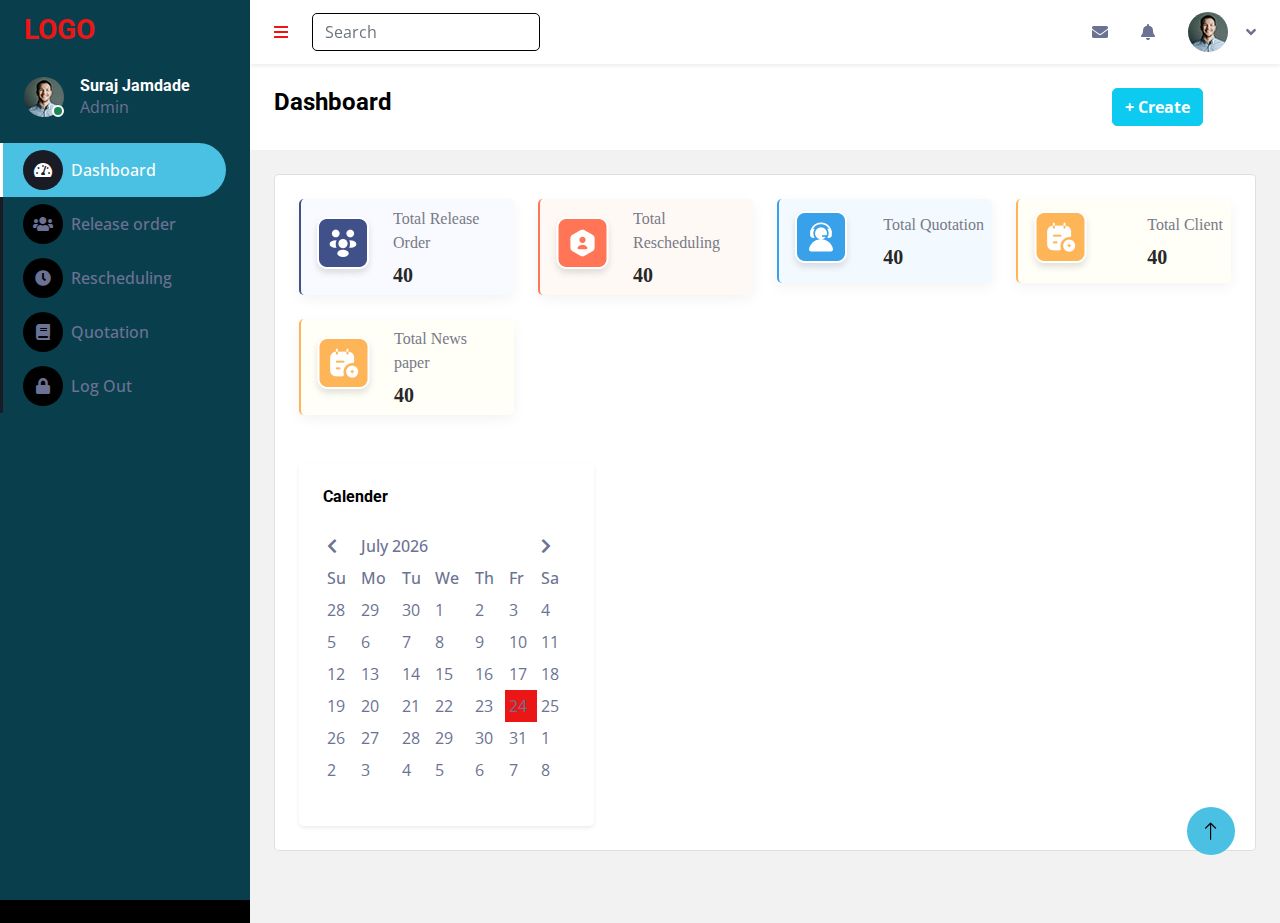
<file: index.html>
<!DOCTYPE html>
<html lang="en">
  <head>
    <meta charset="utf-8" />
    <title>Admin Panel</title>
    <meta content="width=device-width, initial-scale=1.0" name="viewport" />
    <meta content="" name="keywords" />
    <meta content="" name="description" />

    <!-- Favicon -->
    <link href="img/favicon.ico" rel="icon" />

    <!-- Google Web Fonts -->
    <link rel="preconnect" href="https://fonts.googleapis.com" />
    <link rel="preconnect" href="https://fonts.gstatic.com" crossorigin />
    <link
      href="https://fonts.googleapis.com/css2?family=Open+Sans:wght@400;600&family=Roboto:wght@500;700&display=swap"
      rel="stylesheet"
    />

    <!-- Icon Font Stylesheet -->
    <link
      href="https://cdnjs.cloudflare.com/ajax/libs/font-awesome/5.10.0/css/all.min.css"
      rel="stylesheet"
    />
    <link
      href="https://cdn.jsdelivr.net/npm/bootstrap-icons@1.4.1/font/bootstrap-icons.css"
      rel="stylesheet"
    />

    <!-- Customized Bootstrap Stylesheet -->
    <link href="css/bootstrap.min.css" rel="stylesheet" />

    <!-- Template Stylesheet -->
    <link href="css/style.css" rel="stylesheet" />
  </head>

  <body>
    <div class="container-fluid position-relative d-flex p-0">
      <!-- Spinner Start -->
      <div
        id="spinner"
        class="show bg-dark position-fixed translate-middle w-100 vh-100 top-50 start-50 d-flex align-items-center justify-content-center"
      >
        <div
          class="spinner-border text-primary"
          style="width: 3rem; height: 3rem"
          role="status"
        >
          <span class="sr-only">Loading...</span>
        </div>
      </div>
      <!-- Spinner End -->

      <!-- Sidebar Start -->
      <div class="sidebar pe-4 pb-3">
        <nav class="navbar">
          <a href="index.html" class="navbar-brand mx-4 mb-3">
            <h3 class="text-primary">LOGO</h3>
          </a>
          <div class="d-flex align-items-center ms-4 mb-4">
            <div class="position-relative">
              <img
                class="rounded-circle"
                src="img/user.jpg"
                alt=""
                style="width: 40px; height: 40px"
              />
              <div
                class="bg-success rounded-circle border border-2 border-white position-absolute end-0 bottom-0 p-1"
              ></div>
            </div>
            <div class="ms-3">
              <h6 class="mb-0">Suraj Jamdade</h6>
              <span>Admin</span>
            </div>
          </div>
          <div class="navbar-nav w-100">
            <a href="index.html" class="nav-item nav-link active"
              ><i class="fa fa-tachometer-alt me-2"></i>Dashboard</a
            >

            <a href="release-order.html" class="nav-item nav-link"
              ><i class="fa fa-users me-2"></i>Release order</a
            >
            <a href="rescheduling.html" class="nav-item nav-link"
              ><i class="fa fa-clock me-2"></i>Rescheduling
            </a>
            <a href="quotation.html" class="nav-item nav-link"
              ><i class="fa fa-book me-2"></i>Quotation</a
            >
            <a href="signin.html" class="nav-item nav-link"
              ><i class="fa fa-lock me-2"></i>Log Out</a
            >
          </div>
        </nav>
      </div>
      <!-- Sidebar End -->

      <!-- Content Start -->
      <div class="content">
        <!-- Navbar Start -->
        <nav
          class="navbar navbar-expand bg-white navbar-light sticky-top px-4 py-0 shadow-sm"
        >
          <a href="index.html" class="navbar-brand d-flex d-lg-none me-4">
            <h2 class="text-primary mb-0">LOGO</h2>
          </a>
          <a href="#" class="sidebar-toggler flex-shrink-0">
            <i class="fa fa-bars"></i>
          </a>
          <form class="d-none d-md-flex ms-4">
            <input
              class="form-control bg-white border-1"
              type="search"
              placeholder="Search"
            />
          </form>
          <div class="navbar-nav align-items-center ms-auto">
            <div class="nav-item dropdown">
              <a href="#" class="nav-link" data-bs-toggle="dropdown">
                <i class="fa fa-envelope me-lg-2"></i>
              </a>
              <div
                class="dropdown-menu dropdown-menu-end bg-white text-dark border-0 rounded-0 rounded-bottom m-0"
              >
                <a href="#" class="dropdown-item">
                  <div class="d-flex align-items-center">
                    <img
                      class="rounded-circle"
                      src="img/user.jpg"
                      alt=""
                      style="width: 40px; height: 40px"
                    />
                    <div class="ms-2">
                      <h6 class="fw-normal mb-0 text-dark">
                        Jhon send you a message
                      </h6>
                      <small>15 minutes ago</small>
                    </div>
                  </div>
                </a>
                <hr class="dropdown-divider" />
                <a href="#" class="dropdown-item">
                  <div class="d-flex align-items-center">
                    <img
                      class="rounded-circle"
                      src="img/user.jpg"
                      alt=""
                      style="width: 40px; height: 40px"
                    />
                    <div class="ms-2">
                      <h6 class="fw-normal mb-0 text-dark">
                        Jhon send you a message
                      </h6>
                      <small>15 minutes ago</small>
                    </div>
                  </div>
                </a>
                <hr class="dropdown-divider" />
                <a href="#" class="dropdown-item">
                  <div class="d-flex align-items-center">
                    <img
                      class="rounded-circle"
                      src="img/user.jpg"
                      alt=""
                      style="width: 40px; height: 40px"
                    />
                    <div class="ms-2">
                      <h6 class="fw-normal mb-0 text-dark">
                        Jhon send you a message
                      </h6>
                      <small>15 minutes ago</small>
                    </div>
                  </div>
                </a>
                <hr class="dropdown-divider" />
                <a href="#" class="dropdown-item text-center"
                  >See all message</a
                >
              </div>
            </div>
            <div class="nav-item dropdown">
              <a href="#" class="nav-link" data-bs-toggle="dropdown">
                <i class="fa fa-bell me-lg-2"></i>
              </a>
              <div
                class="dropdown-menu dropdown-menu-end bg-white border-0 rounded-0 rounded-bottom m-0"
              >
                <a href="#" class="dropdown-item">
                  <h6 class="fw-normal mb-0 text-dark">Profile updated</h6>
                  <small>15 minutes ago</small>
                </a>
                <hr class="dropdown-divider" />
                <a href="#" class="dropdown-item">
                  <h6 class="fw-normal mb-0 text-dark">New user added</h6>
                  <small>15 minutes ago</small>
                </a>
                <hr class="dropdown-divider" />
                <a href="#" class="dropdown-item">
                  <h6 class="fw-normal mb-0 text-dark">Password changed</h6>
                  <small>15 minutes ago</small>
                </a>
                <hr class="dropdown-divider" />
                <a href="#" class="dropdown-item text-center"
                  >See all notifications</a
                >
              </div>
            </div>
            <div class="nav-item dropdown">
              <a
                href="#"
                class="nav-link dropdown-toggle"
                data-bs-toggle="dropdown"
              >
                <img
                  class="rounded-circle me-lg-2"
                  src="img/user.jpg"
                  alt=""
                  style="width: 40px; height: 40px"
                />
              </a>
              <div
                class="dropdown-menu dropdown-menu-end bg-white border-0 rounded-0 rounded-bottom m-0"
              >
                <a href="profile.html" class="dropdown-item">My Profile</a>

                <a href="change-password.html" class="dropdown-item"
                  >Change Password</a
                >
              </div>
            </div>
          </div>
        </nav>
        <!-- Navbar End -->

        <!-- content inside Start -->
        <div class="container-fluid pt-4 px-4 pb-4">
          <div class="row">
            <div class="col-md-10 col-6">
              <h4 class="text-dark">Dashboard</h4>
            </div>
            <div class="col-md-2 col-6">
              <button type="button" class="btn btn-info text-white fw-bold">
                + Create
              </button>
            </div>
          </div>
        </div>

        <div class="container-fluid pt-4 px-4 pb-4" style="background: #f2f2f2">
          <div class="card p-4 mb-5">
            <div class="row g-4 mb-5">
              <div class="col-sm-6 col-xl-3">
                <div
                  class="dash-card-1 rounded d-flex align-items-center justify-content-between p-2"
                >
                  <img
                    src="./img/c-1.png"
                    alt="c-1-img"
                    srcset=""
                    class="img-fluid"
                    width:48px;
                    height:48px;
                  />
                  <div class="ms-3 dash-card-info">
                    <p class="mb-2">Total Release Order</p>
                    <h6 class="mb-0">40</h6>
                  </div>
                </div>
              </div>

              <div class="col-sm-6 col-xl-3">
                <div
                  class="dash-card-2 rounded d-flex align-items-center justify-content-between p-2"
                >
                  <img
                    src="./img/c-2.png"
                    alt="c-1-img"
                    srcset=""
                    class="img-fluid"
                    width:48px;
                    height:48px;
                  />
                  <div class="ms-3 dash-card-info">
                    <p class="mb-2">Total Rescheduling</p>
                    <h6 class="mb-0">40</h6>
                  </div>
                </div>
              </div>
              <div class="col-sm-6 col-xl-3">
                <div
                  class="dash-card-3 rounded d-flex align-items-center justify-content-between p-2"
                >
                  <img
                    src="./img/c-3.png"
                    alt="c-1-img"
                    srcset=""
                    class="img-fluid"
                    width:48px;
                    height:48px;
                  />
                  <div class="ms-3 dash-card-info">
                    <p class="mb-2">Total Quotation</p>
                    <h6 class="mb-0">40</h6>
                  </div>
                </div>
              </div>
              <div class="col-sm-6 col-xl-3">
                <div
                  class="dash-card-4 rounded d-flex align-items-center justify-content-between p-2"
                >
                  <img
                    src="./img/c-4.png"
                    alt="c-1-img"
                    srcset=""
                    class="img-fluid"
                    width:48px;
                    height:48px;
                  />
                  <div class="ms-3 dash-card-info">
                    <p class="mb-2">Total Client</p>
                    <h6 class="mb-0">40</h6>
                  </div>
                </div>
              </div>
              <div class="col-sm-6 col-xl-3">
                <div
                  class="dash-card-4 rounded d-flex align-items-center justify-content-between p-2"
                >
                  <img
                    src="./img/c-4.png"
                    alt="c-1-img"
                    srcset=""
                    class="img-fluid"
                    width:48px;
                    height:48px;
                  />
                  <div class="ms-3 dash-card-info">
                    <p class="mb-2">Total News paper</p>
                    <h6 class="mb-0">40</h6>
                  </div>
                </div>
              </div>
            </div>
            <div class="row g-4">
              <div class="col-sm-12 col-md-6 col-xl-4">
                <div class="h-100 bg-white rounded p-4 shadow-sm">
                  <div
                    class="d-flex align-items-center justify-content-between mb-4"
                  >
                    <h6 class="mb-0 text-dark">Calender</h6>
                    <a href=""></a>
                  </div>
                  <div id="calender"></div>
                </div>
              </div>
            </div>
          </div>
        </div>
        <!-- content inside End -->
      </div>
      <!-- Content End -->

      <!-- Back to Top -->
      <a
        href="#"
        class="btn btn-lg btn-lg-square back-to-top"
        style="background: #4ac0e2; color: #000; font-weight: 700"
        ><i class="bi bi-arrow-up"></i
      ></a>
    </div>

    <!-- JavaScript Libraries -->
    <script src="https://code.jquery.com/jquery-3.4.1.min.js"></script>
    <script src="https://cdn.jsdelivr.net/npm/bootstrap@5.0.0/dist/js/bootstrap.bundle.min.js"></script>
    <script src="lib/waypoints/waypoints.min.js"></script>
    <script src="lib/tempusdominus/js/moment.min.js"></script>
    <script src="lib/tempusdominus/js/tempusdominus-bootstrap-4.min.js"></script>

    <!-- Template Javascript -->
    <script src="js/main.js"></script>
  </body>
</html>
</file>
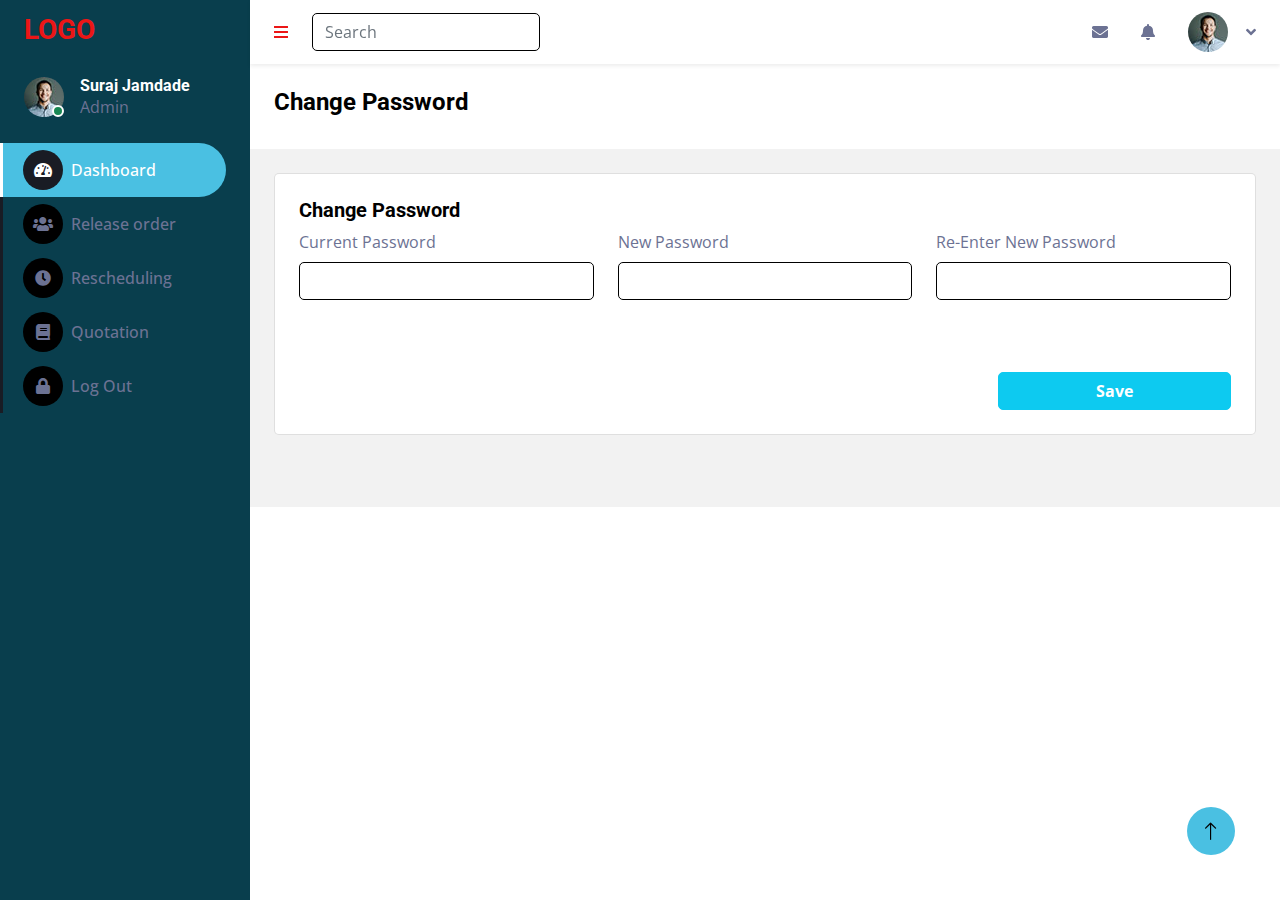
<file: change-password.html>
<!DOCTYPE html>
<html lang="en">
  <head>
    <meta charset="utf-8" />
    <title>Admin Panel</title>
    <meta content="width=device-width, initial-scale=1.0" name="viewport" />
    <meta content="" name="keywords" />
    <meta content="" name="description" />

    <!-- Favicon -->
    <link href="img/favicon.ico" rel="icon" />

    <!-- Google Web Fonts -->
    <link rel="preconnect" href="https://fonts.googleapis.com" />
    <link rel="preconnect" href="https://fonts.gstatic.com" crossorigin />
    <link
      href="https://fonts.googleapis.com/css2?family=Open+Sans:wght@400;600&family=Roboto:wght@500;700&display=swap"
      rel="stylesheet"
    />

    <!-- Icon Font Stylesheet -->
    <link
      href="https://cdnjs.cloudflare.com/ajax/libs/font-awesome/5.10.0/css/all.min.css"
      rel="stylesheet"
    />
    <link
      rel="stylesheet"
      href="https://cdnjs.cloudflare.com/ajax/libs/font-awesome/6.4.0/css/all.min.css"
      integrity="sha512-iecdLmaskl7CVkqkXNQ/ZH/XLlvWZOJyj7Yy7tcenmpD1ypASozpmT/E0iPtmFIB46ZmdtAc9eNBvH0H/ZpiBw=="
      crossorigin="anonymous"
      referrerpolicy="no-referrer"
    />
    <link
      href="https://cdn.jsdelivr.net/npm/bootstrap-icons@1.4.1/font/bootstrap-icons.css"
      rel="stylesheet"
    />

    <!-- Customized Bootstrap Stylesheet -->
    <link href="css/bootstrap.min.css" rel="stylesheet" />

    <!-- Template Stylesheet -->
    <link href="css/style.css" rel="stylesheet" />
  </head>

  <body>
    <div class="container-fluid position-relative d-flex p-0">
      <!-- Spinner Start -->
      <div
        id="spinner"
        class="show bg-dark position-fixed translate-middle w-100 vh-100 top-50 start-50 d-flex align-items-center justify-content-center"
      >
        <div
          class="spinner-border text-primary"
          style="width: 3rem; height: 3rem"
          role="status"
        >
          <span class="sr-only">Loading...</span>
        </div>
      </div>
      <!-- Spinner End -->

      <!-- Sidebar Start -->
      <div class="sidebar pe-4 pb-3">
        <nav class="navbar">
          <a href="index.html" class="navbar-brand mx-4 mb-3">
            <h3 class="text-primary">LOGO</h3>
          </a>
          <div class="d-flex align-items-center ms-4 mb-4">
            <div class="position-relative">
              <img
                class="rounded-circle"
                src="img/user.jpg"
                alt=""
                style="width: 40px; height: 40px"
              />
              <div
                class="bg-success rounded-circle border border-2 border-white position-absolute end-0 bottom-0 p-1"
              ></div>
            </div>
            <div class="ms-3">
              <h6 class="mb-0">Suraj Jamdade</h6>
              <span>Admin</span>
            </div>
          </div>
          <div class="navbar-nav w-100">
            <a href="index.html" class="nav-item nav-link active"
              ><i class="fa fa-tachometer-alt me-2"></i>Dashboard</a
            >

            <a href="release-order.html" class="nav-item nav-link"
              ><i class="fa fa-users me-2"></i>Release order</a
            >
            <a href="rescheduling.html" class="nav-item nav-link"
              ><i class="fa fa-clock me-2"></i>Rescheduling
            </a>
            <a href="quotation.html" class="nav-item nav-link"
              ><i class="fa fa-book me-2"></i>Quotation</a
            >
            <a href="signin.html" class="nav-item nav-link"
              ><i class="fa fa-lock me-2"></i>Log Out</a
            >
          </div>
        </nav>
      </div>
      <!-- Sidebar End -->

      <!-- Content Start -->
      <div class="content">
        <!-- Navbar Start -->
        <nav
          class="navbar navbar-expand bg-white navbar-light sticky-top px-4 py-0 shadow-sm"
        >
          <a href="index.html" class="navbar-brand d-flex d-lg-none me-4">
            <h2 class="text-primary mb-0">LOGO</h2>
          </a>
          <a href="#" class="sidebar-toggler flex-shrink-0">
            <i class="fa fa-bars"></i>
          </a>
          <form class="d-none d-md-flex ms-4">
            <input
              class="form-control bg-white border-1"
              type="search"
              placeholder="Search"
            />
          </form>
          <div class="navbar-nav align-items-center ms-auto">
            <div class="nav-item dropdown">
              <a href="#" class="nav-link" data-bs-toggle="dropdown">
                <i class="fa fa-envelope me-lg-2"></i>
              </a>
              <div
                class="dropdown-menu dropdown-menu-end bg-white text-dark border-0 rounded-0 rounded-bottom m-0"
              >
                <a href="#" class="dropdown-item">
                  <div class="d-flex align-items-center">
                    <img
                      class="rounded-circle"
                      src="img/user.jpg"
                      alt=""
                      style="width: 40px; height: 40px"
                    />
                    <div class="ms-2">
                      <h6 class="fw-normal mb-0 text-dark">
                        Jhon send you a message
                      </h6>
                      <small>15 minutes ago</small>
                    </div>
                  </div>
                </a>
                <hr class="dropdown-divider" />
                <a href="#" class="dropdown-item">
                  <div class="d-flex align-items-center">
                    <img
                      class="rounded-circle"
                      src="img/user.jpg"
                      alt=""
                      style="width: 40px; height: 40px"
                    />
                    <div class="ms-2">
                      <h6 class="fw-normal mb-0 text-dark">
                        Jhon send you a message
                      </h6>
                      <small>15 minutes ago</small>
                    </div>
                  </div>
                </a>
                <hr class="dropdown-divider" />
                <a href="#" class="dropdown-item">
                  <div class="d-flex align-items-center">
                    <img
                      class="rounded-circle"
                      src="img/user.jpg"
                      alt=""
                      style="width: 40px; height: 40px"
                    />
                    <div class="ms-2">
                      <h6 class="fw-normal mb-0 text-dark">
                        Jhon send you a message
                      </h6>
                      <small>15 minutes ago</small>
                    </div>
                  </div>
                </a>
                <hr class="dropdown-divider" />
                <a href="#" class="dropdown-item text-center"
                  >See all message</a
                >
              </div>
            </div>
            <div class="nav-item dropdown">
              <a href="#" class="nav-link" data-bs-toggle="dropdown">
                <i class="fa fa-bell me-lg-2"></i>
              </a>
              <div
                class="dropdown-menu dropdown-menu-end bg-white border-0 rounded-0 rounded-bottom m-0"
              >
                <a href="#" class="dropdown-item">
                  <h6 class="fw-normal mb-0 text-dark">Profile updated</h6>
                  <small>15 minutes ago</small>
                </a>
                <hr class="dropdown-divider" />
                <a href="#" class="dropdown-item">
                  <h6 class="fw-normal mb-0 text-dark">New user added</h6>
                  <small>15 minutes ago</small>
                </a>
                <hr class="dropdown-divider" />
                <a href="#" class="dropdown-item">
                  <h6 class="fw-normal mb-0 text-dark">Password changed</h6>
                  <small>15 minutes ago</small>
                </a>
                <hr class="dropdown-divider" />
                <a href="#" class="dropdown-item text-center"
                  >See all notifications</a
                >
              </div>
            </div>
            <div class="nav-item dropdown">
              <a
                href="#"
                class="nav-link dropdown-toggle"
                data-bs-toggle="dropdown"
              >
                <img
                  class="rounded-circle me-lg-2"
                  src="img/user.jpg"
                  alt=""
                  style="width: 40px; height: 40px"
                />
              </a>
              <div
                class="dropdown-menu dropdown-menu-end bg-white border-0 rounded-0 rounded-bottom m-0"
              >
                <a href="profile.html" class="dropdown-item">My Profile</a>

                <a href="change-password.html" class="dropdown-item"
                  >Change Password</a
                >
              </div>
            </div>
          </div>
        </nav>
        <!-- Navbar End -->

        <!-- content inside Start -->
        <div class="container-fluid pt-4 px-4 pb-4">
          <div class="row">
            <div class="col-md-10 col-6">
              <h4 class="text-dark">Change Password</h4>
            </div>
          </div>
        </div>

        <div class="container-fluid pt-4 px-4 pb-4" style="background: #f2f2f2">
          <div class="card p-4 mb-5">
            <div class="row mb-5">
              <h5 class="text-dark">Change Password</h5>
              <div class="col-md-4 col-12 mb-2">
                <div class="mb-3">
                  <label for="exampleFormControlInput1" class="form-label"
                    >Current Password 
                  </label>
                  <input
                    type="password"
                    class="form-control bg-white"
                    id="exampleFormControlInput1"
                    placeholder=""
                    value=""
                  />
                </div>
              </div>
              <div class="col-md-4 col-12 mb-2">
                <div class="mb-3">
                  <label for="exampleFormControlInput1" class="form-label"
                    >New Password
                  </label>
                  <input
                    type="password"
                    class="form-control bg-white"
                    id="exampleFormControlInput1"
                    placeholder=""
                    value=""
                  />
                </div>
              </div>
              <div class="col-md-4 col-12 mb-2">
                <div class="mb-3">
                  <label for="exampleFormControlInput1" class="form-label"
                    >Re-Enter New Password
                  </label>
                  <input
                    type="password"
                    class="form-control bg-white"
                    id="exampleFormControlInput1"
                    placeholder=""
                    value=""
                  />
                </div>
              </div>
            </div>
            <div class="text-end">
              <button class="btn btn-info text-white fw-bold w-25">Save</button>
            </div>
          </div>
        </div>
        <!-- content inside End -->
      </div>
      <!-- Content End -->

      <!-- Back to Top -->
      <a
        href="#"
        class="btn btn-lg btn-lg-square back-to-top"
        style="background: #4ac0e2; color: #000; font-weight: 700"
        ><i class="bi bi-arrow-up"></i
      ></a>
    </div>

    <!-- JavaScript Libraries -->
    <script src="https://code.jquery.com/jquery-3.4.1.min.js"></script>
    <script src="https://cdn.jsdelivr.net/npm/bootstrap@5.0.0/dist/js/bootstrap.bundle.min.js"></script>

    <!-- Template Javascript -->
    <script src="js/main.js"></script>
  </body>
</html>
</file>
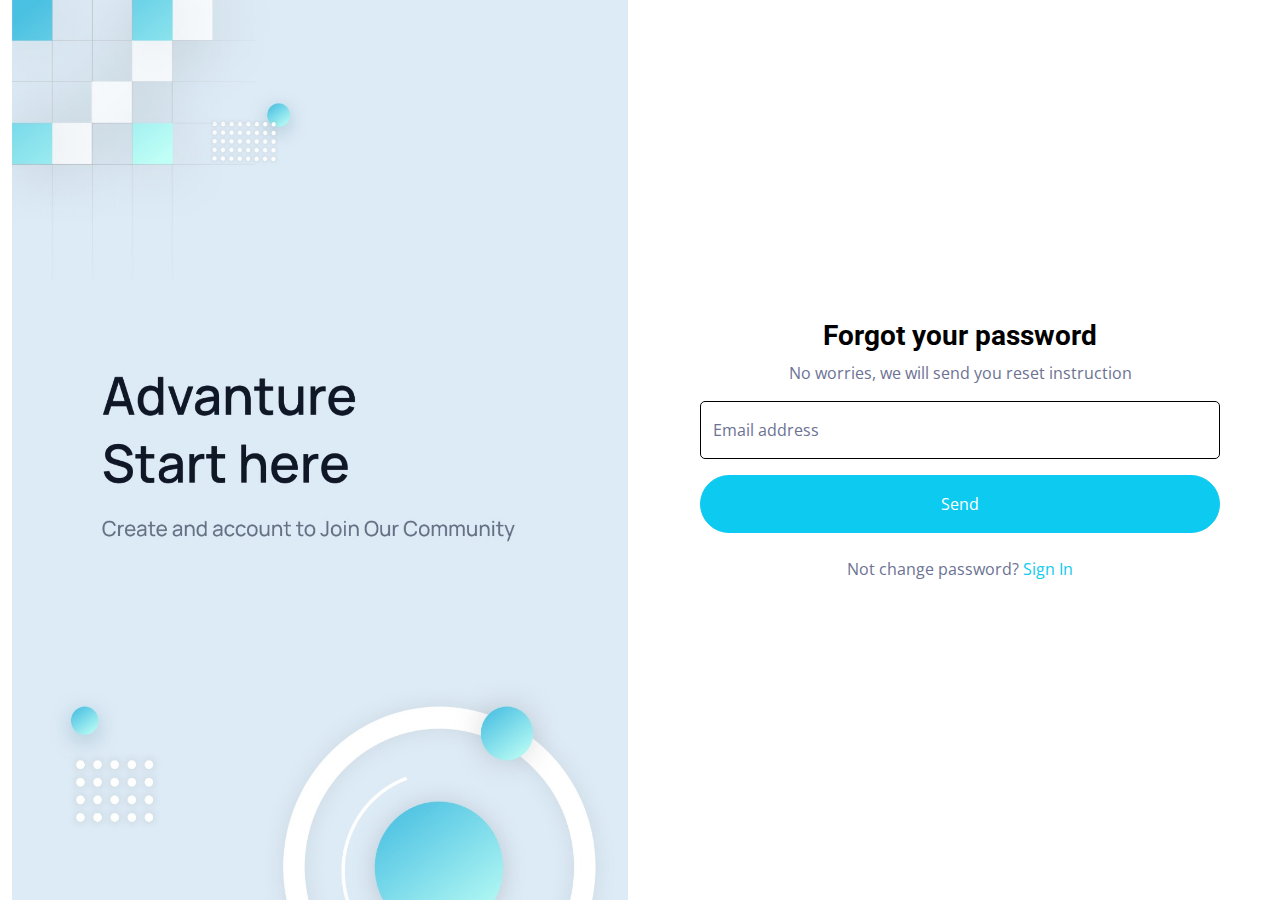
<file: forgot-password.html>
<!DOCTYPE html>
<html lang="en">
  <head>
    <meta charset="utf-8" />
    <title>Admin Panel</title>
    <meta content="width=device-width, initial-scale=1.0" name="viewport" />
    <meta content="" name="keywords" />
    <meta content="" name="description" />

    <!-- Favicon -->
    <link href="img/favicon.ico" rel="icon" />

    <!-- Google Web Fonts -->
    <link rel="preconnect" href="https://fonts.googleapis.com" />
    <link rel="preconnect" href="https://fonts.gstatic.com" crossorigin />
    <link
      href="https://fonts.googleapis.com/css2?family=Open+Sans:wght@400;600&family=Roboto:wght@500;700&display=swap"
      rel="stylesheet"
    />

    <!-- Icon Font Stylesheet -->
    <link
      href="https://cdnjs.cloudflare.com/ajax/libs/font-awesome/5.10.0/css/all.min.css"
      rel="stylesheet"
    />
    <link
      href="https://cdn.jsdelivr.net/npm/bootstrap-icons@1.4.1/font/bootstrap-icons.css"
      rel="stylesheet"
    />

    <!-- Customized Bootstrap Stylesheet -->
    <link href="css/bootstrap.min.css" rel="stylesheet" />

    <!-- Template Stylesheet -->
    <link href="css/style.css" rel="stylesheet" />
  </head>

  <body>
    <!-- Sign In Start -->
    <div class="container-fluid bg-white">
      <div class="row d-flex justify-content-center align-items-center">
        <div class="col-md-6 col-12">
          <img
            src="./img/login-banner.jpeg"
            alt="login-img"
            srcset=""
            class=""
            style="width: 100%; height: 100vh"
          />
        </div>
        <div class="col-md-6 col-12 h-100">
          <div class="bg-white rounded p-sm-5 my-5">
            <div class="mb-3 text-center">
              <a href="" class="">
                <h3 class="text-dark">Forgot your password</h3>
              </a>
              <p>No worries, we will send you reset instruction</p>
            </div>
            <div class="form-floating mb-3">
              <input
                type="email"
                class="form-control bg-white"
                id="floatingInput"
                placeholder="name@example.com"
              />
              <label for="floatingInput">Email address</label>
            </div>

            <button
              type="submit"
              class="btn btn-info text-white py-3 w-100 mb-4 rounded-pill"
            >
              Send
            </button>
            <p class="text-center mb-0 t">
              Not change password?
              <a href="signin.html" class="text-info">Sign In</a>
            </p>
          </div>
        </div>
      </div>
    </div>
    <!-- Sign In End -->

    <!-- JavaScript Libraries -->
    <script src="https://code.jquery.com/jquery-3.4.1.min.js"></script>
    <script src="https://cdn.jsdelivr.net/npm/bootstrap@5.0.0/dist/js/bootstrap.bundle.min.js"></script>

    <!-- Template Javascript -->
    <script src="js/main.js"></script>
  </body>
</html>
</file>
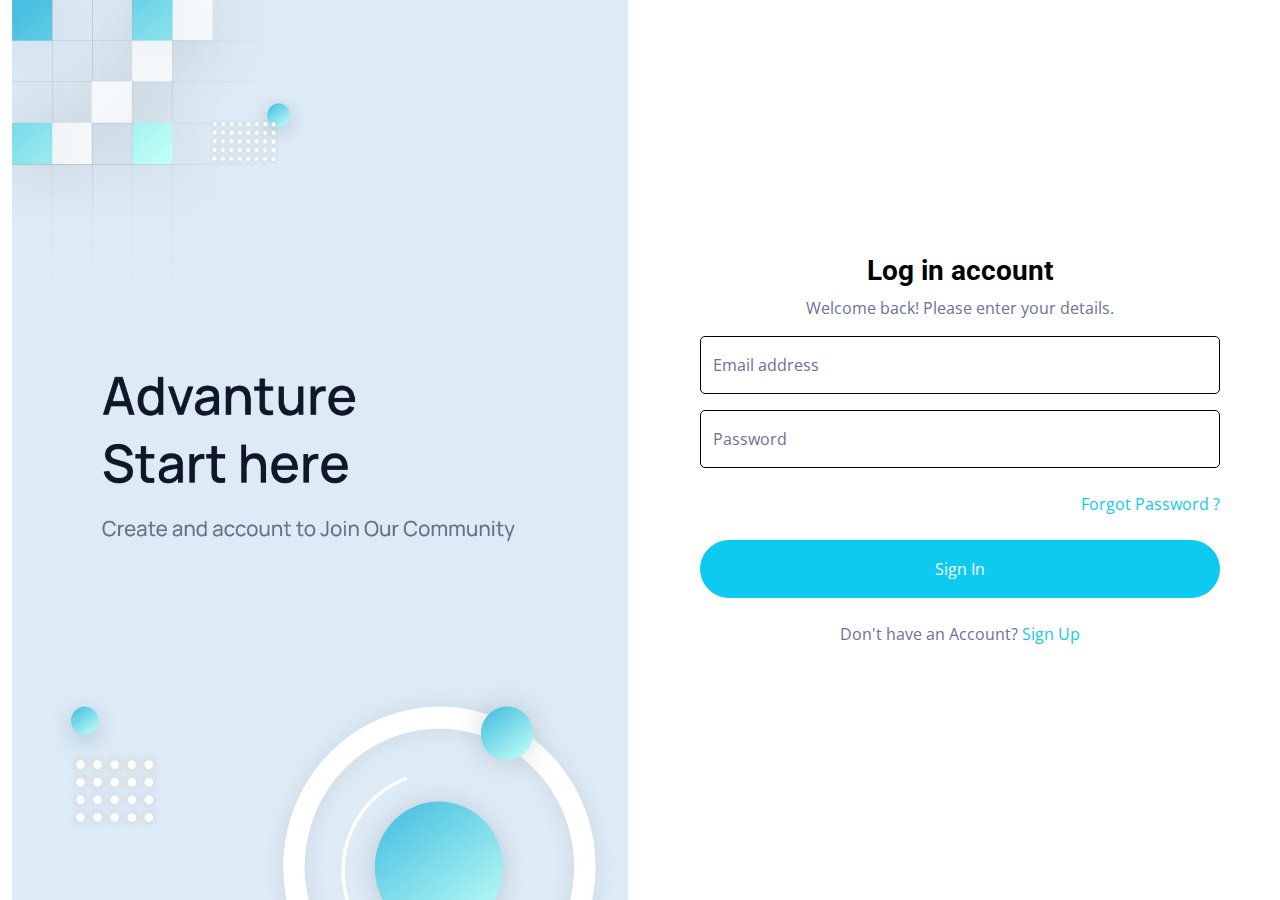
<file: login.html>
<!DOCTYPE html>
<html lang="en">
  <head>
    <meta charset="utf-8" />
    <title>Admin Panel</title>
    <meta content="width=device-width, initial-scale=1.0" name="viewport" />
    <meta content="" name="keywords" />
    <meta content="" name="description" />

    <!-- Favicon -->
    <link href="img/favicon.ico" rel="icon" />

    <!-- Google Web Fonts -->
    <link rel="preconnect" href="https://fonts.googleapis.com" />
    <link rel="preconnect" href="https://fonts.gstatic.com" crossorigin />
    <link
      href="https://fonts.googleapis.com/css2?family=Open+Sans:wght@400;600&family=Roboto:wght@500;700&display=swap"
      rel="stylesheet"
    />

    <!-- Icon Font Stylesheet -->
    <link
      href="https://cdnjs.cloudflare.com/ajax/libs/font-awesome/5.10.0/css/all.min.css"
      rel="stylesheet"
    />
    <link
      href="https://cdn.jsdelivr.net/npm/bootstrap-icons@1.4.1/font/bootstrap-icons.css"
      rel="stylesheet"
    />

    <!-- Customized Bootstrap Stylesheet -->
    <link href="css/bootstrap.min.css" rel="stylesheet" />

    <!-- Template Stylesheet -->
    <link href="css/style.css" rel="stylesheet" />
  </head>

  <body>
    <!-- Sign In Start -->
    <div class="container-fluid bg-white">
      <div class="row d-flex justify-content-center align-items-center">
        <div class="col-md-6 col-12">
          <img
            src="./img/login-banner.jpeg"
            alt="login-img"
            srcset=""
            class=""
            style="width: 100%; height: 100vh"
          />
        </div>
        <div class="col-md-6 col-12 h-100">
          <div class="bg-white rounded p-sm-5 my-5">
            <div class="mb-3 text-center">
              <a href="" class="">
                <h3 class="text-dark">Log in account</h3>
              </a>
              <p>Welcome back! Please enter your details.</p>
            </div>
            <div class="form-floating mb-3">
              <input
                type="email"
                class="form-control bg-white"
                id="floatingInput"
                placeholder="name@example.com"
              />
              <label for="floatingInput">Email address</label>
            </div>
            <div class="form-floating mb-4">
              <input
                type="password"
                class="form-control bg-white"
                id="floatingPassword"
                placeholder="Password"
              />
              <label for="floatingPassword">Password</label>
            </div>
            <div class="text-end mb-4">
              <a href="" class="text-end text-info">Forgot Password ?</a>
            </div>
            <button
              type="submit"
              class="btn btn-info text-white py-3 w-100 mb-4 rounded-pill"
            >
              Sign In
            </button>
            <p class="text-center mb-0 t">
              Don't have an Account? <a href="" class="text-info">Sign Up</a>
            </p>
          </div>
        </div>
      </div>
    </div>
    <!-- Sign In End -->

    <!-- JavaScript Libraries -->
    <script src="https://code.jquery.com/jquery-3.4.1.min.js"></script>
    <script src="https://cdn.jsdelivr.net/npm/bootstrap@5.0.0/dist/js/bootstrap.bundle.min.js"></script>

    <!-- Template Javascript -->
    <script src="js/main.js"></script>
  </body>
</html>
</file>
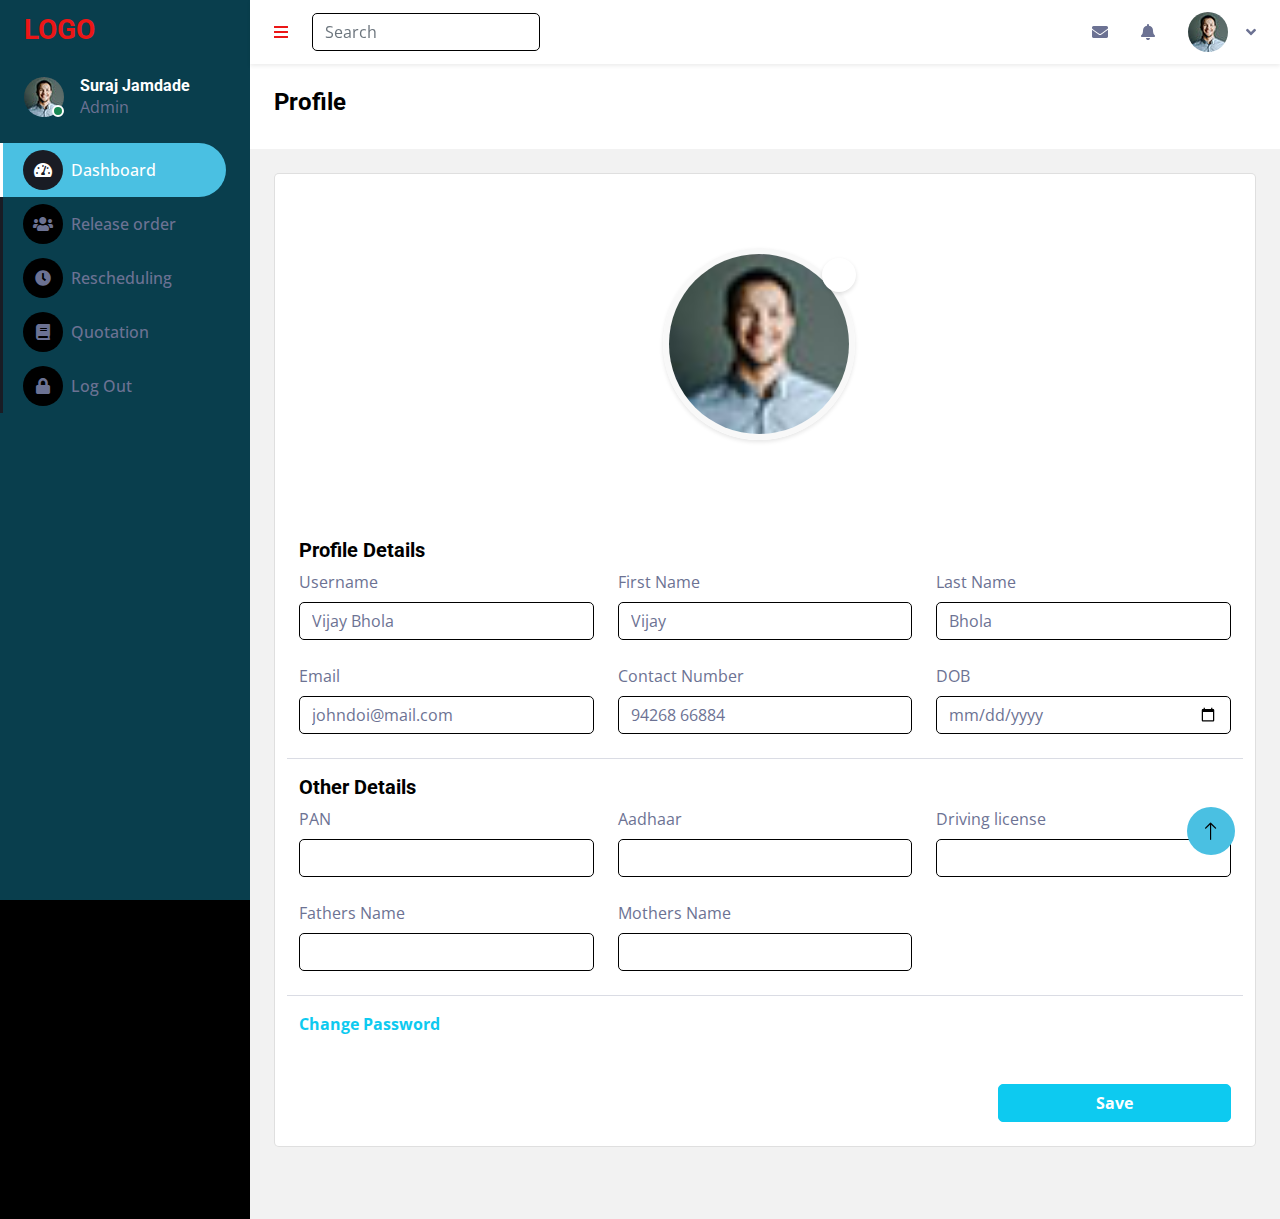
<file: profile.html>
<!DOCTYPE html>
<html lang="en">
  <head>
    <meta charset="utf-8" />
    <title>Admin Panel</title>
    <meta content="width=device-width, initial-scale=1.0" name="viewport" />
    <meta content="" name="keywords" />
    <meta content="" name="description" />

    <!-- Favicon -->
    <link href="img/favicon.ico" rel="icon" />

    <!-- Google Web Fonts -->
    <link rel="preconnect" href="https://fonts.googleapis.com" />
    <link rel="preconnect" href="https://fonts.gstatic.com" crossorigin />
    <link
      href="https://fonts.googleapis.com/css2?family=Open+Sans:wght@400;600&family=Roboto:wght@500;700&display=swap"
      rel="stylesheet"
    />

    <!-- Icon Font Stylesheet -->
    <link
      href="https://cdnjs.cloudflare.com/ajax/libs/font-awesome/5.10.0/css/all.min.css"
      rel="stylesheet"
    />
    <link
      rel="stylesheet"
      href="https://cdnjs.cloudflare.com/ajax/libs/font-awesome/6.4.0/css/all.min.css"
      integrity="sha512-iecdLmaskl7CVkqkXNQ/ZH/XLlvWZOJyj7Yy7tcenmpD1ypASozpmT/E0iPtmFIB46ZmdtAc9eNBvH0H/ZpiBw=="
      crossorigin="anonymous"
      referrerpolicy="no-referrer"
    />
    <link
      href="https://cdn.jsdelivr.net/npm/bootstrap-icons@1.4.1/font/bootstrap-icons.css"
      rel="stylesheet"
    />

    <!-- Customized Bootstrap Stylesheet -->
    <link href="css/bootstrap.min.css" rel="stylesheet" />

    <!-- Template Stylesheet -->
    <link href="css/style.css" rel="stylesheet" />
  </head>

  <body>
    <div class="container-fluid position-relative d-flex p-0">
      <!-- Spinner Start -->
      <div
        id="spinner"
        class="show bg-dark position-fixed translate-middle w-100 vh-100 top-50 start-50 d-flex align-items-center justify-content-center"
      >
        <div
          class="spinner-border text-primary"
          style="width: 3rem; height: 3rem"
          role="status"
        >
          <span class="sr-only">Loading...</span>
        </div>
      </div>
      <!-- Spinner End -->

      <!-- Sidebar Start -->
      <div class="sidebar pe-4 pb-3">
        <nav class="navbar">
          <a href="index.html" class="navbar-brand mx-4 mb-3">
            <h3 class="text-primary">LOGO</h3>
          </a>
          <div class="d-flex align-items-center ms-4 mb-4">
            <div class="position-relative">
              <img
                class="rounded-circle"
                src="img/user.jpg"
                alt=""
                style="width: 40px; height: 40px"
              />
              <div
                class="bg-success rounded-circle border border-2 border-white position-absolute end-0 bottom-0 p-1"
              ></div>
            </div>
            <div class="ms-3">
              <h6 class="mb-0">Suraj Jamdade</h6>
              <span>Admin</span>
            </div>
          </div>
          <div class="navbar-nav w-100">
            <a href="index.html" class="nav-item nav-link active"
              ><i class="fa fa-tachometer-alt me-2"></i>Dashboard</a
            >

            <a href="release-order.html" class="nav-item nav-link"
              ><i class="fa fa-users me-2"></i>Release order</a
            >
            <a href="rescheduling.html" class="nav-item nav-link"
              ><i class="fa fa-clock me-2"></i>Rescheduling
            </a>
            <a href="quotation.html" class="nav-item nav-link"
              ><i class="fa fa-book me-2"></i>Quotation</a
            >
            <a href="signin.html" class="nav-item nav-link"
              ><i class="fa fa-lock me-2"></i>Log Out</a
            >
          </div>
        </nav>
      </div>
      <!-- Sidebar End -->

      <!-- Content Start -->
      <div class="content">
        <!-- Navbar Start -->
        <nav
          class="navbar navbar-expand bg-white navbar-light sticky-top px-4 py-0 shadow-sm"
        >
          <a href="index.html" class="navbar-brand d-flex d-lg-none me-4">
            <h2 class="text-primary mb-0">LOGO</h2>
          </a>
          <a href="#" class="sidebar-toggler flex-shrink-0">
            <i class="fa fa-bars"></i>
          </a>
          <form class="d-none d-md-flex ms-4">
            <input
              class="form-control bg-white border-1"
              type="search"
              placeholder="Search"
            />
          </form>
          <div class="navbar-nav align-items-center ms-auto">
            <div class="nav-item dropdown">
              <a href="#" class="nav-link" data-bs-toggle="dropdown">
                <i class="fa fa-envelope me-lg-2"></i>
              </a>
              <div
                class="dropdown-menu dropdown-menu-end bg-white text-dark border-0 rounded-0 rounded-bottom m-0"
              >
                <a href="#" class="dropdown-item">
                  <div class="d-flex align-items-center">
                    <img
                      class="rounded-circle"
                      src="img/user.jpg"
                      alt=""
                      style="width: 40px; height: 40px"
                    />
                    <div class="ms-2">
                      <h6 class="fw-normal mb-0 text-dark">
                        Jhon send you a message
                      </h6>
                      <small>15 minutes ago</small>
                    </div>
                  </div>
                </a>
                <hr class="dropdown-divider" />
                <a href="#" class="dropdown-item">
                  <div class="d-flex align-items-center">
                    <img
                      class="rounded-circle"
                      src="img/user.jpg"
                      alt=""
                      style="width: 40px; height: 40px"
                    />
                    <div class="ms-2">
                      <h6 class="fw-normal mb-0 text-dark">
                        Jhon send you a message
                      </h6>
                      <small>15 minutes ago</small>
                    </div>
                  </div>
                </a>
                <hr class="dropdown-divider" />
                <a href="#" class="dropdown-item">
                  <div class="d-flex align-items-center">
                    <img
                      class="rounded-circle"
                      src="img/user.jpg"
                      alt=""
                      style="width: 40px; height: 40px"
                    />
                    <div class="ms-2">
                      <h6 class="fw-normal mb-0 text-dark">
                        Jhon send you a message
                      </h6>
                      <small>15 minutes ago</small>
                    </div>
                  </div>
                </a>
                <hr class="dropdown-divider" />
                <a href="#" class="dropdown-item text-center"
                  >See all message</a
                >
              </div>
            </div>
            <div class="nav-item dropdown">
              <a href="#" class="nav-link" data-bs-toggle="dropdown">
                <i class="fa fa-bell me-lg-2"></i>
              </a>
              <div
                class="dropdown-menu dropdown-menu-end bg-white border-0 rounded-0 rounded-bottom m-0"
              >
                <a href="#" class="dropdown-item">
                  <h6 class="fw-normal mb-0 text-dark">Profile updated</h6>
                  <small>15 minutes ago</small>
                </a>
                <hr class="dropdown-divider" />
                <a href="#" class="dropdown-item">
                  <h6 class="fw-normal mb-0 text-dark">New user added</h6>
                  <small>15 minutes ago</small>
                </a>
                <hr class="dropdown-divider" />
                <a href="#" class="dropdown-item">
                  <h6 class="fw-normal mb-0 text-dark">Password changed</h6>
                  <small>15 minutes ago</small>
                </a>
                <hr class="dropdown-divider" />
                <a href="#" class="dropdown-item text-center"
                  >See all notifications</a
                >
              </div>
            </div>
            <div class="nav-item dropdown">
              <a
                href="#"
                class="nav-link dropdown-toggle"
                data-bs-toggle="dropdown"
              >
                <img
                  class="rounded-circle me-lg-2"
                  src="img/user.jpg"
                  alt=""
                  style="width: 40px; height: 40px"
                />
              </a>
              <div
                class="dropdown-menu dropdown-menu-end bg-white border-0 rounded-0 rounded-bottom m-0"
              >
                <a href="profile.html" class="dropdown-item">My Profile</a>

                <a href="change-password.html" class="dropdown-item"
                  >Change Password</a
                >
              </div>
            </div>
          </div>
        </nav>
        <!-- Navbar End -->

        <!-- content inside Start -->
        <div class="container-fluid pt-4 px-4 pb-4">
          <div class="row">
            <div class="col-md-10 col-6">
              <h4 class="text-dark">Profile</h4>
            </div>
          </div>
        </div>

        <div class="container-fluid pt-4 px-4 pb-4" style="background: #f2f2f2">
          <div class="card p-4 mb-5">
            <div class="row mb-5">
              <div class="col-md-12 col-12 mb-5">
                <div class="avatar-upload">
                  <div class="avatar-edit">
                    <input
                      type="file"
                      id="imageUpload"
                      accept=".png, .jpg, .jpeg"
                    />
                    <label for="imageUpload"></label>
                  </div>
                  <div class="avatar-preview">
                    <div
                      id="imagePreview"
                      style="background-image: url(./img/user.jpg)"
                    ></div>
                  </div>
                </div>
              </div>

              <h5 class="text-dark">Profile Details</h5>
              <div class="col-md-4 col-12 mb-2">
                <div class="mb-3">
                  <label for="exampleFormControlInput1" class="form-label"
                    >Username
                  </label>
                  <input
                    type="text"
                    class="form-control bg-white"
                    id="exampleFormControlInput1"
                    placeholder=""
                    value="Vijay Bhola"
                  />
                </div>
              </div>
              <div class="col-md-4 col-12 mb-2">
                <div class="mb-3">
                  <label for="exampleFormControlInput1" class="form-label"
                    >First Name
                  </label>
                  <input
                    type="text"
                    class="form-control bg-white"
                    id="exampleFormControlInput1"
                    placeholder=""
                    value="Vijay "
                  />
                </div>
              </div>
              <div class="col-md-4 col-12 mb-2">
                <div class="mb-3">
                  <label for="exampleFormControlInput1" class="form-label"
                    >Last Name
                  </label>
                  <input
                    type="text"
                    class="form-control bg-white"
                    id="exampleFormControlInput1"
                    placeholder=""
                    value="Bhola "
                  />
                </div>
              </div>
              <div class="col-md-4 col-12 mb-2">
                <div class="mb-3">
                  <label for="exampleFormControlInput1" class="form-label"
                    >Email
                  </label>
                  <input
                    type="email"
                    class="form-control bg-white"
                    id="exampleFormControlInput1"
                    placeholder=""
                    value="johndoi@mail.com "
                  />
                </div>
              </div>
              <div class="col-md-4 col-12 mb-2">
                <div class="mb-3">
                  <label for="exampleFormControlInput1" class="form-label"
                    >Contact Number
                  </label>
                  <input
                    type="text"
                    class="form-control bg-white"
                    id="exampleFormControlInput1"
                    placeholder=""
                    value="94268 66884 "
                  />
                </div>
              </div>
              <div class="col-md-4 col-12 mb-2">
                <div class="mb-3">
                  <label for="exampleFormControlInput1" class="form-label"
                    >DOB
                  </label>
                  <input
                    type="date"
                    class="form-control bg-white"
                    id="exampleFormControlInput1"
                    placeholder=""
                    value="24/11/2022"
                  />
                </div>
              </div>
              <hr />
              <h5 class="text-dark">Other Details</h5>
              <div class="col-md-4 col-12 mb-2">
                <div class="mb-3">
                  <label for="exampleFormControlInput1" class="form-label"
                    >PAN
                  </label>
                  <input
                    type="text"
                    class="form-control bg-white"
                    id="exampleFormControlInput1"
                    placeholder=""
                    value=""
                  />
                </div>
              </div>
              <div class="col-md-4 col-12 mb-2">
                <div class="mb-3">
                  <label for="exampleFormControlInput1" class="form-label"
                    >Aadhaar 
                  </label>
                  <input
                    type="text"
                    class="form-control bg-white"
                    id="exampleFormControlInput1"
                    placeholder=""
                    value=" "
                  />
                </div>
              </div>
              <div class="col-md-4 col-12 mb-2">
                <div class="mb-3">
                  <label for="exampleFormControlInput1" class="form-label"
                    >Driving license 
                  </label>
                  <input
                    type="text"
                    class="form-control bg-white"
                    id="exampleFormControlInput1"
                    placeholder="  "
                    value=" "
                  />
                </div>
              </div>
              <div class="col-md-4 col-12 mb-2">
                <div class="mb-3">
                  <label for="exampleFormControlInput1" class="form-label"
                    >Fathers Name 
                  </label>
                  <input
                    type="text"
                    class="form-control bg-white"
                    id="exampleFormControlInput1"
                    placeholder=""
                    value=" "
                  />
                </div>
              </div>
              <div class="col-md-4 col-12 mb-2">
                <div class="mb-3">
                  <label for="exampleFormControlInput1" class="form-label"
                    >Mothers Name
                  </label>
                  <input
                    type="text"
                    class="form-control bg-white"
                    id="exampleFormControlInput1"
                    placeholder=""
                    value=" "
                  />
                </div>
              </div>
              <hr />
              <a href="change-password.html" class="text-info fw-bold">
                Change Password</a
              >
            </div>
            <div class="text-end">
              <button class="btn btn-info text-white fw-bold w-25">Save</button>
            </div>
          </div>
        </div>
        <!-- content inside End -->
      </div>
      <!-- Content End -->

      <!-- Back to Top -->
      <a
        href="#"
        class="btn btn-lg btn-lg-square back-to-top"
        style="background: #4ac0e2; color: #000; font-weight: 700"
        ><i class="bi bi-arrow-up"></i
      ></a>
    </div>

    <!-- JavaScript Libraries -->
    <script src="https://code.jquery.com/jquery-3.4.1.min.js"></script>
    <script src="https://cdn.jsdelivr.net/npm/bootstrap@5.0.0/dist/js/bootstrap.bundle.min.js"></script>

    <!-- Template Javascript -->
    <script src="js/main.js"></script>
  </body>
</html>
</file>
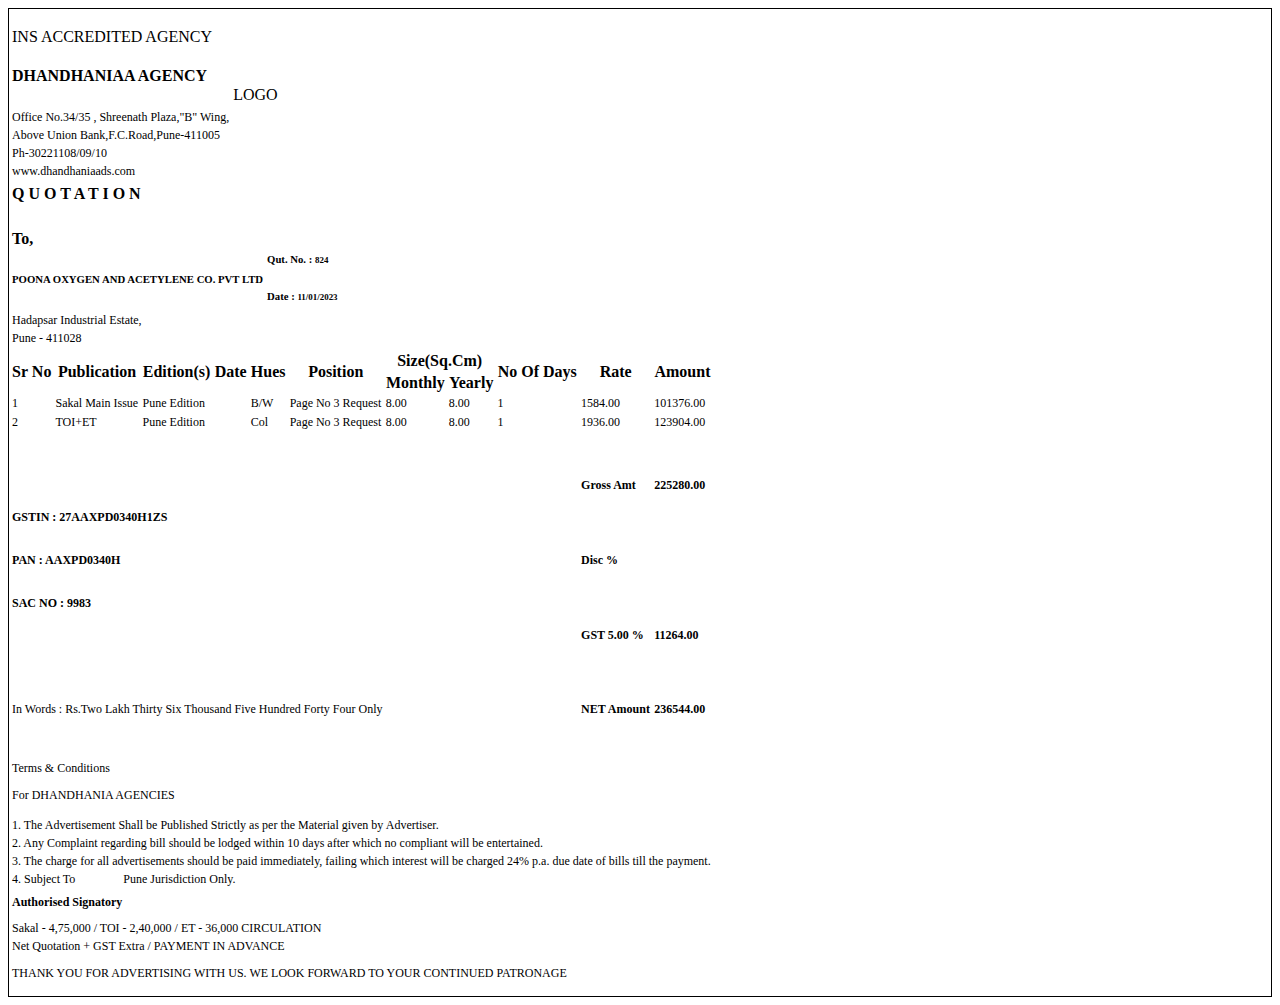
<file: quotation-print.html>
<!DOCTYPE html>
<html lang="en">
  <head>
    <meta charset="UTF-8" />
    <meta http-equiv="X-UA-Compatible" content="IE=edge" />
    <meta name="viewport" content="width=device-width, initial-scale=1.0" />
    <link
      href="https://cdn.jsdelivr.net/npm/bootstrap@5.0.2/dist/css/bootstrap.min.css"
      rel="stylesheet"
      integrity="sha384-EVSTQN3/azprG1Anm3QDgpJLIm9Nao0Yz1ztcQTwFspd3yD65VohhpuuCOmLASjC"
      crossorigin="anonymous"
    />
    <title>Document</title>
  </head>
  <body>
    <div class="container" style="border: 1px solid #000">
      <table class="table">
        <tbody>
          <tr>
            <td>
              <p>INS ACCREDITED AGENCY</p>
              <h4>DHANDHANIAA AGENCY</h4>
              <div>
                <small style="font-size: 12px">
                  Office No.34/35 , Shreenath Plaza,"B" Wing,
                </small>
              </div>
              <div>
                <small style="font-size: 12px">
                  Above Union Bank,F.C.Road,Pune-411005
                </small>
              </div>
              <div>
                <small style="font-size: 12px"> Ph-30221108/09/10 </small>
              </div>
              <div>
                <small style="font-size: 12px"> www.dhandhaniaads.com </small>
              </div>
            </td>
            <td>LOGO</td>
          </tr>
        </tbody>
      </table>
      <table class="table">
        <tbody>
          <tr class="bg-dark text-center text-white">
            <th>Q U O T A T I O N</th>
          </tr>
        </tbody>
      </table>
      <table class="table">
        <tbody>
          <tr>
            <td>
              <h4>To,</h4>
              <h6>POONA OXYGEN AND ACETYLENE CO. PVT LTD</h6>
              <div>
                <small style="font-size: 12px"
                  >Hadapsar Industrial Estate,
                </small>
              </div>
              <div>
                <small style="font-size: 12px">Pune - 411028 </small>
              </div>
            </td>
            <td>
              <h6>Qut. No. : <small>824</small></h6>
              <h6>Date : <small>11/01/2023 </small></h6>
            </td>
          </tr>
        </tbody>
      </table>

      <table class="table-bordered table border-dark">
        <tr>
          <th rowspan="2" class="text-primary">Sr No</th>
          <th rowspan="2" class="text-primary">Publication</th>
          <th rowspan="2" class="text-primary">Edition(s)</th>
          <th rowspan="2" class="text-primary">Date</th>
          <th rowspan="2" class="text-primary">Hues</th>
          <th rowspan="2" class="text-primary">Position</th>
          <th colspan="2" class="text-primary">Size(Sq.Cm)</th>
          <th rowspan="2" class="text-primary">No Of Days</th>
          <th rowspan="2" class="text-primary">Rate</th>
          <th rowspan="2" class="text-primary">Amount</th>
        </tr>
        <tr class="text-primary">
          <th>Monthly</th>
          <th>Yearly</th>
        </tr>
        <tr class="text-center">
          <td style="font-size: 12px">1</td>
          <td style="font-size: 12px">Sakal Main Issue</td>
          <td style="font-size: 12px">Pune Edition</td>
          <td style="font-size: 12px"></td>
          <td style="font-size: 12px">B/W</td>
          <td style="font-size: 12px">Page No 3 Request</td>
          <td style="font-size: 12px">8.00</td>
          <td style="font-size: 12px">8.00</td>
          <td style="font-size: 12px">1</td>
          <td style="font-size: 12px">1584.00</td>
          <td style="font-size: 12px">101376.00</td>
        </tr>
        <tr class="text-center">
          <td style="font-size: 12px">2</td>
          <td style="font-size: 12px">TOI+ET</td>
          <td style="font-size: 12px">Pune Edition</td>
          <td style="font-size: 12px"></td>
          <td style="font-size: 12px">Col</td>
          <td style="font-size: 12px">Page No 3 Request</td>
          <td style="font-size: 12px">8.00</td>
          <td style="font-size: 12px">8.00</td>
          <td style="font-size: 12px">1</td>
          <td style="font-size: 12px">1936.00</td>
          <td style="font-size: 12px">123904.00</td>
        </tr>
        <tr class="text-center">
          <td></td>
          <td></td>
          <td></td>
          <td></td>
          <td></td>
          <td></td>
          <td></td>
          <td></td>
          <td></td>
          <td></td>
          <td></td>
        </tr>
        <tr class="text-center">
          <td></td>
          <td></td>
          <td></td>
          <td></td>
          <td></td>
          <td></td>
          <td></td>
          <td></td>
          <td></td>
          <td></td>
          <td></td>
        </tr>
        <tr class="text-center">
          <td></td>
          <td></td>
          <td></td>
          <td></td>
          <td></td>
          <td></td>
          <td></td>
          <td></td>
          <td></td>
          <td></td>
          <td></td>
        </tr>
        <tr class="text-center">
          <td></td>
          <td></td>
          <td></td>
          <td></td>
          <td></td>
          <td></td>
          <td></td>
          <td></td>
          <td></td>
          <td></td>
          <td></td>
        </tr>

        <tr>
          <td rowspan="3" colspan="9">
            <h6 style="font-size: 12px">
              GSTIN : <span>27AAXPD0340H1ZS </span>
            </h6>
            <h6 style="font-size: 12px">PAN : <span>AAXPD0340H </span></h6>
            <h6 style="font-size: 12px">SAC NO : <span>9983</span></h6>
          </td>
          <td style="font-size: 12px">
            <h6 class="text-danger" style="font-size: 12px">Gross Amt</h6>
          </td>
          <td style="font-size: 12px">
            <h6 style="font-size: 12px">225280.00</h6>
          </td>
        </tr>
        <tr>
          <td><h6 class="text-danger" style="font-size: 12px">Disc %</h6></td>
          <td></td>
        </tr>
        <tr>
          <td>
            <h6 class="text-danger" style="font-size: 12px">GST 5.00 %</h6>
          </td>
          <td>
            <h6 style="font-size: 12px">11264.00</h6>
          </td>
        </tr>
        <tr>
          <td colspan="9">
            <p class="fw-bold" style="font-size: 12px">
              In Words :
              <span class="fw-light" style="font-size: 12px"
                >Rs.Two Lakh Thirty Six Thousand Five Hundred Forty Four
                Only</span
              >
            </p>
          </td>
          <td>
            <h6 class="text-danger" style="font-size: 12px">NET Amount</h6>
          </td>
          <td>
            <h6 style="font-size: 12px">236544.00</h6>
          </td>
        </tr>
        <tr>
          <td colspan="11">
            <div class="d-flex justify-content-between">
              <p class="fw-bold text-danger" style="font-size: 12px">
                Terms & Conditions
              </p>
              <p class="fw-bold" style="font-size: 12px">
                For DHANDHANIA AGENCIES
              </p>
            </div>
            <div>
              <small style="font-size: 12px">
                1. The Advertisement Shall be Published Strictly as per the
                Material given by Advertiser.
              </small>
            </div>
            <div>
              <small style="font-size: 12px">
                2. Any Complaint regarding bill should be lodged within 10 days
                after which no compliant will be entertained.
              </small>
            </div>
            <div>
              <small style="font-size: 12px">
                3. The charge for all advertisements should be paid immediately,
                failing which interest will be charged 24% p.a. due date of
                bills till the payment.
              </small>
            </div>

            <div class="d-flex justify-content-between">
              <small style="font-size: 12px"
                >4. Subject To
                &nbsp;&nbsp;&nbsp;&nbsp;&nbsp;&nbsp;&nbsp;&nbsp;&nbsp;&nbsp;&nbsp;&nbsp;&nbsp;&nbsp;
                Pune Jurisdiction Only.</small
              >
              <h1 style="font-size: 12px">Authorised Signatory</h1>
            </div>
            <div>
              <small style="font-size: 12px">
                Sakal - 4,75,000 / TOI - 2,40,000 / ET - 36,000 CIRCULATION
              </small>
            </div>
            <div>
              <small style="font-size: 12px">
                Net Quotation + GST Extra / PAYMENT IN ADVANCE
              </small>
            </div>
            <div class="text-center mt-3">
              <p style="font-size: 12px">
                THANK YOU FOR ADVERTISING WITH US. WE LOOK FORWARD TO YOUR
                CONTINUED PATRONAGE
              </p>
            </div>
          </td>
        </tr>
      </table>
    </div>

    <script
      src="https://cdn.jsdelivr.net/npm/bootstrap@5.0.2/dist/js/bootstrap.bundle.min.js"
      integrity="sha384-MrcW6ZMFYlzcLA8Nl+NtUVF0sA7MsXsP1UyJoMp4YLEuNSfAP+JcXn/tWtIaxVXM"
      crossorigin="anonymous"
    ></script>
    <script
      src="https://cdn.jsdelivr.net/npm/@popperjs/core@2.9.2/dist/umd/popper.min.js"
      integrity="sha384-IQsoLXl5PILFhosVNubq5LC7Qb9DXgDA9i+tQ8Zj3iwWAwPtgFTxbJ8NT4GN1R8p"
      crossorigin="anonymous"
    ></script>
    <script
      src="https://cdn.jsdelivr.net/npm/bootstrap@5.0.2/dist/js/bootstrap.min.js"
      integrity="sha384-cVKIPhGWiC2Al4u+LWgxfKTRIcfu0JTxR+EQDz/bgldoEyl4H0zUF0QKbrJ0EcQF"
      crossorigin="anonymous"
    ></script>
  </body>
</html>
</file>
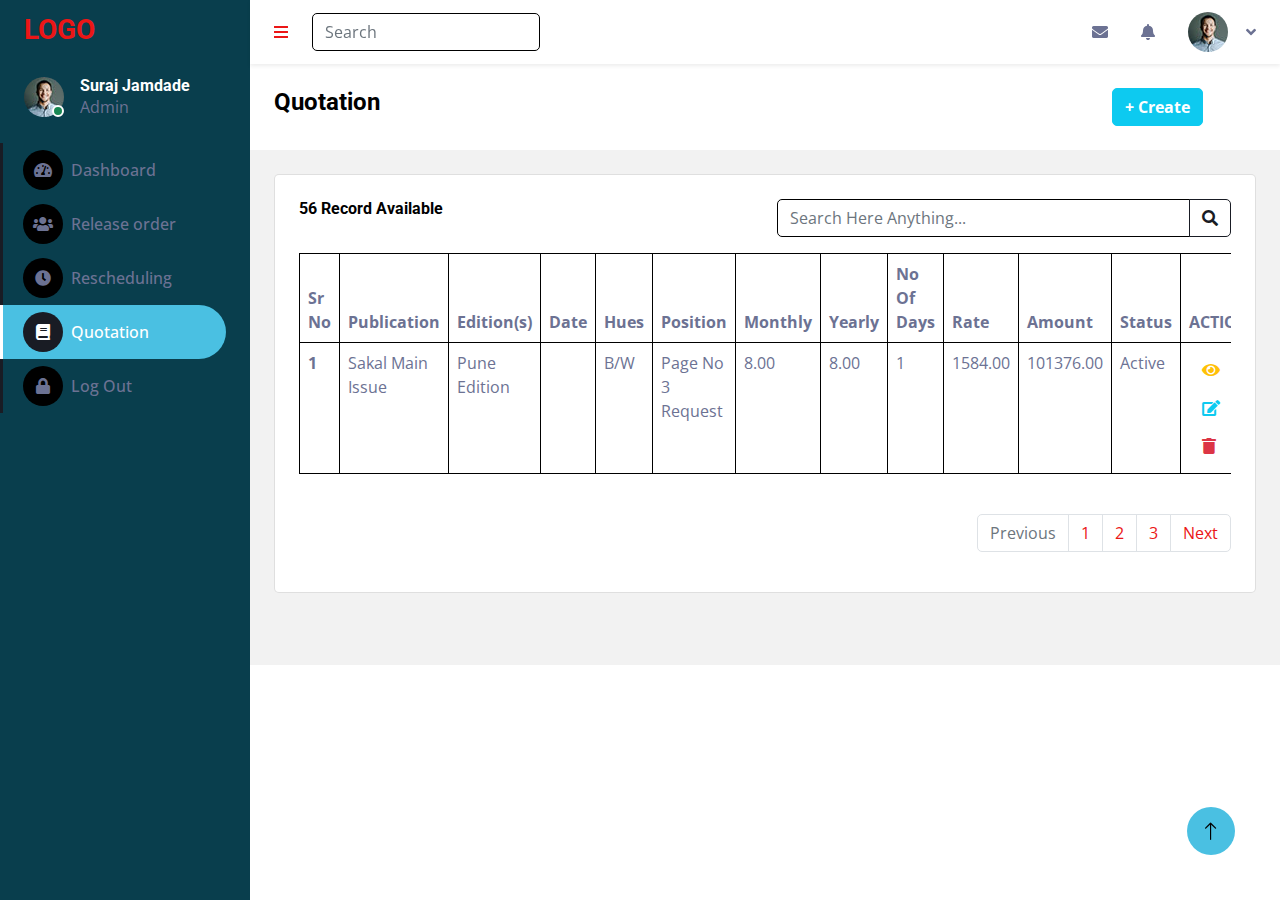
<file: quotation.html>
<!DOCTYPE html>
<html lang="en">
  <head>
    <meta charset="utf-8" />
    <title>Admin Panel</title>
    <meta content="width=device-width, initial-scale=1.0" name="viewport" />
    <meta content="" name="keywords" />
    <meta content="" name="description" />

    <!-- Favicon -->
    <link href="img/favicon.ico" rel="icon" />

    <!-- Google Web Fonts -->
    <link rel="preconnect" href="https://fonts.googleapis.com" />
    <link rel="preconnect" href="https://fonts.gstatic.com" crossorigin />
    <link
      href="https://fonts.googleapis.com/css2?family=Open+Sans:wght@400;600&family=Roboto:wght@500;700&display=swap"
      rel="stylesheet"
    />

    <!-- Icon Font Stylesheet -->
    <link
      href="https://cdnjs.cloudflare.com/ajax/libs/font-awesome/5.10.0/css/all.min.css"
      rel="stylesheet"
    />
    <link
      href="https://cdn.jsdelivr.net/npm/bootstrap-icons@1.4.1/font/bootstrap-icons.css"
      rel="stylesheet"
    />

    <!-- Customized Bootstrap Stylesheet -->
    <link href="css/bootstrap.min.css" rel="stylesheet" />

    <!-- Template Stylesheet -->
    <link href="css/style.css" rel="stylesheet" />
  </head>

  <body>
    <div class="container-fluid position-relative d-flex p-0">
      <!-- Spinner Start -->
      <div
        id="spinner"
        class="show bg-dark position-fixed translate-middle w-100 vh-100 top-50 start-50 d-flex align-items-center justify-content-center"
      >
        <div
          class="spinner-border text-primary"
          style="width: 3rem; height: 3rem"
          role="status"
        >
          <span class="sr-only">Loading...</span>
        </div>
      </div>
      <!-- Spinner End -->

      <!-- Sidebar Start -->
      <div class="sidebar pe-4 pb-3">
        <nav class="navbar">
          <a href="index.html" class="navbar-brand mx-4 mb-3">
            <h3 class="text-primary">LOGO</h3>
          </a>
          <div class="d-flex align-items-center ms-4 mb-4">
            <div class="position-relative">
              <img
                class="rounded-circle"
                src="img/user.jpg"
                alt=""
                style="width: 40px; height: 40px"
              />
              <div
                class="bg-success rounded-circle border border-2 border-white position-absolute end-0 bottom-0 p-1"
              ></div>
            </div>
            <div class="ms-3">
              <h6 class="mb-0">Suraj Jamdade</h6>
              <span>Admin</span>
            </div>
          </div>
          <div class="navbar-nav w-100">
            <a href="index.html" class="nav-item nav-link"
              ><i class="fa fa-tachometer-alt me-2"></i>Dashboard</a
            >

            <a href="release-order.html" class="nav-item nav-link"
              ><i class="fa fa-users me-2"></i>Release order</a
            >
            <a href="rescheduling.html" class="nav-item nav-link"
              ><i class="fa fa-clock me-2"></i>Rescheduling
            </a>
            <a href="quotation.html" class="nav-item nav-link active"
              ><i class="fa fa-book me-2"></i>Quotation</a
            >
            <a href="signin.html" class="nav-item nav-link"
              ><i class="fa fa-lock me-2"></i>Log Out</a
            >
          </div>
        </nav>
      </div>
      <!-- Sidebar End -->

      <!-- Content Start -->
      <div class="content">
        <!-- Navbar Start -->
        <nav
          class="navbar navbar-expand bg-white navbar-light sticky-top px-4 py-0 shadow-sm"
        >
          <a href="index.html" class="navbar-brand d-flex d-lg-none me-4">
            <h2 class="text-primary mb-0">LOGO</h2>
          </a>
          <a href="#" class="sidebar-toggler flex-shrink-0">
            <i class="fa fa-bars"></i>
          </a>
          <form class="d-none d-md-flex ms-4">
            <input
              class="form-control bg-white border-1"
              type="search"
              placeholder="Search"
            />
          </form>
          <div class="navbar-nav align-items-center ms-auto">
            <div class="nav-item dropdown">
              <a href="#" class="nav-link" data-bs-toggle="dropdown">
                <i class="fa fa-envelope me-lg-2"></i>
              </a>
              <div
                class="dropdown-menu dropdown-menu-end bg-white text-dark border-0 rounded-0 rounded-bottom m-0"
              >
                <a href="#" class="dropdown-item">
                  <div class="d-flex align-items-center">
                    <img
                      class="rounded-circle"
                      src="img/user.jpg"
                      alt=""
                      style="width: 40px; height: 40px"
                    />
                    <div class="ms-2">
                      <h6 class="fw-normal mb-0 text-dark">
                        Jhon send you a message
                      </h6>
                      <small>15 minutes ago</small>
                    </div>
                  </div>
                </a>
                <hr class="dropdown-divider" />
                <a href="#" class="dropdown-item">
                  <div class="d-flex align-items-center">
                    <img
                      class="rounded-circle"
                      src="img/user.jpg"
                      alt=""
                      style="width: 40px; height: 40px"
                    />
                    <div class="ms-2">
                      <h6 class="fw-normal mb-0 text-dark">
                        Jhon send you a message
                      </h6>
                      <small>15 minutes ago</small>
                    </div>
                  </div>
                </a>
                <hr class="dropdown-divider" />
                <a href="#" class="dropdown-item">
                  <div class="d-flex align-items-center">
                    <img
                      class="rounded-circle"
                      src="img/user.jpg"
                      alt=""
                      style="width: 40px; height: 40px"
                    />
                    <div class="ms-2">
                      <h6 class="fw-normal mb-0 text-dark">
                        Jhon send you a message
                      </h6>
                      <small>15 minutes ago</small>
                    </div>
                  </div>
                </a>
                <hr class="dropdown-divider" />
                <a href="#" class="dropdown-item text-center"
                  >See all message</a
                >
              </div>
            </div>
            <div class="nav-item dropdown">
              <a href="#" class="nav-link" data-bs-toggle="dropdown">
                <i class="fa fa-bell me-lg-2"></i>
              </a>
              <div
                class="dropdown-menu dropdown-menu-end bg-white border-0 rounded-0 rounded-bottom m-0"
              >
                <a href="#" class="dropdown-item">
                  <h6 class="fw-normal mb-0 text-dark">Profile updated</h6>
                  <small>15 minutes ago</small>
                </a>
                <hr class="dropdown-divider" />
                <a href="#" class="dropdown-item">
                  <h6 class="fw-normal mb-0 text-dark">New user added</h6>
                  <small>15 minutes ago</small>
                </a>
                <hr class="dropdown-divider" />
                <a href="#" class="dropdown-item">
                  <h6 class="fw-normal mb-0 text-dark">Password changed</h6>
                  <small>15 minutes ago</small>
                </a>
                <hr class="dropdown-divider" />
                <a href="#" class="dropdown-item text-center"
                  >See all notifications</a
                >
              </div>
            </div>
            <div class="nav-item dropdown">
              <a
                href="#"
                class="nav-link dropdown-toggle"
                data-bs-toggle="dropdown"
              >
                <img
                  class="rounded-circle me-lg-2"
                  src="img/user.jpg"
                  alt=""
                  style="width: 40px; height: 40px"
                />
              </a>
              <div
                class="dropdown-menu dropdown-menu-end bg-white border-0 rounded-0 rounded-bottom m-0"
              >
                <a href="profile.html" class="dropdown-item">My Profile</a>

                <a href="change-password.html" class="dropdown-item"
                  >Change Password</a
                >
              </div>
            </div>
          </div>
        </nav>
        <!-- Navbar End -->

        <!-- content inside Start -->
        <div class="container-fluid pt-4 px-4 pb-4">
          <div class="row">
            <div class="col-md-10 col-6">
              <h4 class="text-dark">Quotation</h4>
            </div>
            <div class="col-md-2 col-6">
              <!-- Button trigger modal -->
              <button
                type="button"
                class="btn btn-info text-white fw-bold"
                data-bs-toggle="modal"
                data-bs-target="#exampleModal"
              >
                + Create
              </button>

              <!-- Modal -->
              <div
                class="modal fade"
                id="exampleModal"
                tabindex="-1"
                aria-labelledby="exampleModalLabel"
                aria-hidden="true"
              >
                <div class="modal-dialog modal-dialog-centered modal-lg">
                  <div class="modal-content">
                    <div class="modal-header">
                      <h5 class="modal-title text-dark" id="exampleModalLabel">
                        Add Quotation
                      </h5>
                      <button
                        type="button"
                        class="btn-close"
                        data-bs-dismiss="modal"
                        aria-label="Close"
                      ></button>
                    </div>
                    <div class="modal-body">
                      <div class="row">
                        <div class="col-md-6 col-12">
                          <div class="mb-3">
                            <label
                              for="exampleFormControlInput1"
                              class="form-label"
                              >Publication</label
                            >
                            <input
                              type="text"
                              class="form-control bg-white"
                              id="exampleFormControlInput1"
                              placeholder=""
                            />
                          </div>
                        </div>
                        <div class="col-md-6 col-12">
                          <div class="mb-3">
                            <label
                              for="exampleFormControlInput1"
                              class="form-label"
                            >
                              Edition(s)</label
                            >
                            <input
                              type="text"
                              class="form-control bg-white"
                              id="exampleFormControlInput1"
                              placeholder=""
                            />
                          </div>
                        </div>
                        <div class="col-md-6 col-12">
                          <div class="mb-3">
                            <label
                              for="exampleFormControlInput1"
                              class="form-label"
                              >Date</label
                            >
                            <input
                              type="date"
                              class="form-control bg-white"
                              id="exampleFormControlInput1"
                              placeholder=""
                            />
                          </div>
                        </div>
                        <div class="col-md-6 col-12">
                          <div class="mb-3">
                            <label
                              for="exampleFormControlInput1"
                              class="form-label"
                              >Hues</label
                            >
                            <input
                              type="text"
                              class="form-control bg-white"
                              id="exampleFormControlInput1"
                              placeholder=""
                            />
                          </div>
                        </div>
                        <div class="col-md-6 col-12">
                          <div class="mb-3">
                            <label
                              for="exampleFormControlInput1"
                              class="form-label"
                              >Position</label
                            >
                            <input
                              type="text"
                              class="form-control bg-white"
                              id="exampleFormControlInput1"
                              placeholder=""
                            />
                          </div>
                        </div>
                        <div class="col-md-6 col-12">
                          <div class="mb-3">
                            <label
                              for="exampleFormControlInput1"
                              class="form-label"
                              >Monthly</label
                            >
                            <input
                              type="text"
                              class="form-control bg-white"
                              id="exampleFormControlInput1"
                              placeholder=""
                            />
                          </div>
                        </div>
                        <div class="col-md-6 col-12">
                          <div class="mb-3">
                            <label
                              for="exampleFormControlInput1"
                              class="form-label"
                              >Yearly</label
                            >
                            <input
                              type="text"
                              class="form-control bg-white"
                              id="exampleFormControlInput1"
                              placeholder=""
                            />
                          </div>
                        </div>
                        <div class="col-md-6 col-12">
                          <div class="mb-3">
                            <label
                              for="exampleFormControlInput1"
                              class="form-label"
                            >
                              No Of Days</label
                            >
                            <input
                              type="number"
                              class="form-control bg-white"
                              id="exampleFormControlInput1"
                              placeholder=""
                            />
                          </div>
                        </div>
                        <div class="col-md-6 col-12">
                          <div class="mb-3">
                            <label
                              for="exampleFormControlInput1"
                              class="form-label"
                            >
                              Rate</label
                            >
                            <input
                              type="number"
                              class="form-control bg-white"
                              id="exampleFormControlInput1"
                              placeholder=""
                            />
                          </div>
                        </div>
                        <div class="col-md-6 col-12">
                          <div class="mb-3">
                            <label
                              for="exampleFormControlInput1"
                              class="form-label"
                            >
                              Amount</label
                            >
                            <input
                              type="number"
                              class="form-control bg-white"
                              id="exampleFormControlInput1"
                              placeholder=""
                            />
                          </div>
                        </div>

                        <div class="col-12">
                          <div class="mb-3">
                            <label
                              for="exampleFormControlInput1"
                              class="form-label"
                              >Status</label
                            >
                            <select
                              class="form-select bg-white"
                              aria-label="Default select example"
                            >
                              <option selected>Select Status</option>
                              <option value="1">Active</option>
                              <option value="2">Inactive</option>
                            </select>
                          </div>
                        </div>
                      </div>
                    </div>
                    <div class="modal-footer">
                      <button
                        type="button"
                        class="btn btn-secondary"
                        data-bs-dismiss="modal"
                      >
                        Close
                      </button>
                      <button type="button" class="btn btn-info text-white">
                        Save changes
                      </button>
                    </div>
                  </div>
                </div>
              </div>
            </div>
          </div>
        </div>

        <div class="container-fluid pt-4 px-4 pb-4" style="background: #f2f2f2">
          <div class="card mb-5">
            <div class="row">
              <div class="col-12">
                <div class="rounded h-100 p-4">
                  <div class="row">
                    <div class="col-md-6 col-12">
                      <h6 class="mb-4 text-dark">56 Record Available</h6>
                    </div>
                    <div class="col-md-6 col-12">
                      <div class="input-group mb-3">
                        <input
                          type="text"
                          class="form-control bg-white"
                          placeholder="Search Here Anything..."
                          aria-label="Recipient's username"
                          aria-describedby="button-addon2"
                        />
                        <button
                          class="btn btn-outline-secondary"
                          type="button"
                          id="button-addon2"
                        >
                          <i class="fa fa-search"></i>
                        </button>
                      </div>
                    </div>
                  </div>
                  <div class="table-responsive mb-4">
                    <table class="table table-bordered">
                      <thead>
                        <tr>
                          <th scope="col">Sr No</th>
                          <th scope="col">Publication</th>
                          <th scope="col">Edition(s)</th>
                          <th scope="col">Date</th>
                          <th scope="col">Hues</th>
                          <th scope="col">Position</th>
                          <th scope="col">Monthly</th>
                          <th scope="col">Yearly</th>
                          <th scope="col">No Of Days</th>
                          <th scope="col">Rate</th>
                          <th scope="col">Amount</th>
                          <th scope="col">Status</th>
                          <th scope="col">ACTION</th>
                        </tr>
                      </thead>
                      <tbody>
                        <tr>
                          <th scope="row">1</th>
                          <td>Sakal Main Issue</td>
                          <td>Pune Edition</td>
                          <td></td>
                          <td>B/W</td>
                          <td>Page No 3 Request</td>
                          <td>8.00</td>
                          <td>8.00</td>
                          <td>1</td>
                          <td>1584.00</td>
                          <td>101376.00</td>

                          <td>Active</td>

                          <td>
                            <a
                              href="quotation-print.html"
                              type="button"
                              class="btn text-warning"
                            >
                              <i class="fa fa-eye"></i>
                            </a>

                            <!-- Button trigger modal -->
                            <button
                              type="button"
                              class="btn text-info fw-bold"
                              data-bs-toggle="modal"
                              data-bs-target="#exampleModal1"
                            >
                              <i class="fa fa-edit"></i>
                            </button>

                            <!-- Modal -->
                            <div
                              class="modal fade"
                              id="exampleModal1"
                              tabindex="-1"
                              aria-labelledby="exampleModalLabel1"
                              aria-hidden="true"
                            >
                              <div
                                class="modal-dialog modal-dialog-centered modal-lg"
                              >
                                <div class="modal-content">
                                  <div class="modal-header">
                                    <h5
                                      class="modal-title text-dark"
                                      id="exampleModalLabel1"
                                    >
                                      Edit Quotation
                                    </h5>
                                    <button
                                      type="button"
                                      class="btn-close"
                                      data-bs-dismiss="modal"
                                      aria-label="Close"
                                    ></button>
                                  </div>
                                  <div class="modal-body">
                                    <div class="row">
                                      <div class="col-md-6 col-12">
                                        <div class="mb-3">
                                          <label
                                            for="exampleFormControlInput1"
                                            class="form-label"
                                            >Publication</label
                                          >
                                          <input
                                            type="text"
                                            class="form-control bg-white"
                                            id="exampleFormControlInput1"
                                            placeholder=""
                                          />
                                        </div>
                                      </div>
                                      <div class="col-md-6 col-12">
                                        <div class="mb-3">
                                          <label
                                            for="exampleFormControlInput1"
                                            class="form-label"
                                          >
                                            Edition(s)</label
                                          >
                                          <input
                                            type="text"
                                            class="form-control bg-white"
                                            id="exampleFormControlInput1"
                                            placeholder=""
                                          />
                                        </div>
                                      </div>
                                      <div class="col-md-6 col-12">
                                        <div class="mb-3">
                                          <label
                                            for="exampleFormControlInput1"
                                            class="form-label"
                                            >Date</label
                                          >
                                          <input
                                            type="date"
                                            class="form-control bg-white"
                                            id="exampleFormControlInput1"
                                            placeholder=""
                                          />
                                        </div>
                                      </div>
                                      <div class="col-md-6 col-12">
                                        <div class="mb-3">
                                          <label
                                            for="exampleFormControlInput1"
                                            class="form-label"
                                            >Hues</label
                                          >
                                          <input
                                            type="text"
                                            class="form-control bg-white"
                                            id="exampleFormControlInput1"
                                            placeholder=""
                                          />
                                        </div>
                                      </div>
                                      <div class="col-md-6 col-12">
                                        <div class="mb-3">
                                          <label
                                            for="exampleFormControlInput1"
                                            class="form-label"
                                            >Position</label
                                          >
                                          <input
                                            type="text"
                                            class="form-control bg-white"
                                            id="exampleFormControlInput1"
                                            placeholder=""
                                          />
                                        </div>
                                      </div>
                                      <div class="col-md-6 col-12">
                                        <div class="mb-3">
                                          <label
                                            for="exampleFormControlInput1"
                                            class="form-label"
                                            >Monthly</label
                                          >
                                          <input
                                            type="text"
                                            class="form-control bg-white"
                                            id="exampleFormControlInput1"
                                            placeholder=""
                                          />
                                        </div>
                                      </div>
                                      <div class="col-md-6 col-12">
                                        <div class="mb-3">
                                          <label
                                            for="exampleFormControlInput1"
                                            class="form-label"
                                            >Yearly</label
                                          >
                                          <input
                                            type="text"
                                            class="form-control bg-white"
                                            id="exampleFormControlInput1"
                                            placeholder=""
                                          />
                                        </div>
                                      </div>
                                      <div class="col-md-6 col-12">
                                        <div class="mb-3">
                                          <label
                                            for="exampleFormControlInput1"
                                            class="form-label"
                                          >
                                            No Of Days</label
                                          >
                                          <input
                                            type="number"
                                            class="form-control bg-white"
                                            id="exampleFormControlInput1"
                                            placeholder=""
                                          />
                                        </div>
                                      </div>
                                      <div class="col-md-6 col-12">
                                        <div class="mb-3">
                                          <label
                                            for="exampleFormControlInput1"
                                            class="form-label"
                                          >
                                            Rate</label
                                          >
                                          <input
                                            type="number"
                                            class="form-control bg-white"
                                            id="exampleFormControlInput1"
                                            placeholder=""
                                          />
                                        </div>
                                      </div>
                                      <div class="col-md-6 col-12">
                                        <div class="mb-3">
                                          <label
                                            for="exampleFormControlInput1"
                                            class="form-label"
                                          >
                                            Amount</label
                                          >
                                          <input
                                            type="number"
                                            class="form-control bg-white"
                                            id="exampleFormControlInput1"
                                            placeholder=""
                                          />
                                        </div>
                                      </div>

                                      <div class="col-12">
                                        <div class="mb-3">
                                          <label
                                            for="exampleFormControlInput1"
                                            class="form-label"
                                            >Status</label
                                          >
                                          <select
                                            class="form-select bg-white"
                                            aria-label="Default select example"
                                          >
                                            <option selected>
                                              Select Status
                                            </option>
                                            <option value="1">Active</option>
                                            <option value="2">Inactive</option>
                                          </select>
                                        </div>
                                      </div>
                                    </div>
                                  </div>
                                  <div class="modal-footer">
                                    <button
                                      type="button"
                                      class="btn btn-secondary"
                                      data-bs-dismiss="modal"
                                    >
                                      Close
                                    </button>
                                    <button
                                      type="button"
                                      class="btn btn-info text-white"
                                    >
                                      Save changes
                                    </button>
                                  </div>
                                </div>
                              </div>
                            </div>

                            <button type="button" class="btn text-danger">
                              <i class="fa fa-trash"></i>
                            </button>
                          </td>
                        </tr>
                      </tbody>
                    </table>
                  </div>

                  <div>
                    <nav aria-label="Page navigation example">
                      <ul class="pagination justify-content-end">
                        <li class="page-item disabled">
                          <a
                            class="page-link"
                            href="#"
                            tabindex="-1"
                            aria-disabled="true"
                            >Previous</a
                          >
                        </li>
                        <li class="page-item">
                          <a class="page-link" href="#">1</a>
                        </li>
                        <li class="page-item">
                          <a class="page-link" href="#">2</a>
                        </li>
                        <li class="page-item">
                          <a class="page-link" href="#">3</a>
                        </li>
                        <li class="page-item">
                          <a class="page-link" href="#">Next</a>
                        </li>
                      </ul>
                    </nav>
                  </div>
                </div>
              </div>
            </div>
          </div>
        </div>
        <!-- content inside End -->
      </div>
      <!-- Content End -->

      <!-- Back to Top -->
      <a
        href="#"
        class="btn btn-lg btn-lg-square back-to-top"
        style="background: #4ac0e2; color: #000; font-weight: 700"
        ><i class="bi bi-arrow-up"></i
      ></a>
    </div>

    <!-- JavaScript Libraries -->
    <script src="https://code.jquery.com/jquery-3.4.1.min.js"></script>
    <script src="https://cdn.jsdelivr.net/npm/bootstrap@5.0.0/dist/js/bootstrap.bundle.min.js"></script>

    <!-- Template Javascript -->
    <script src="js/main.js"></script>
  </body>
</html>
</file>
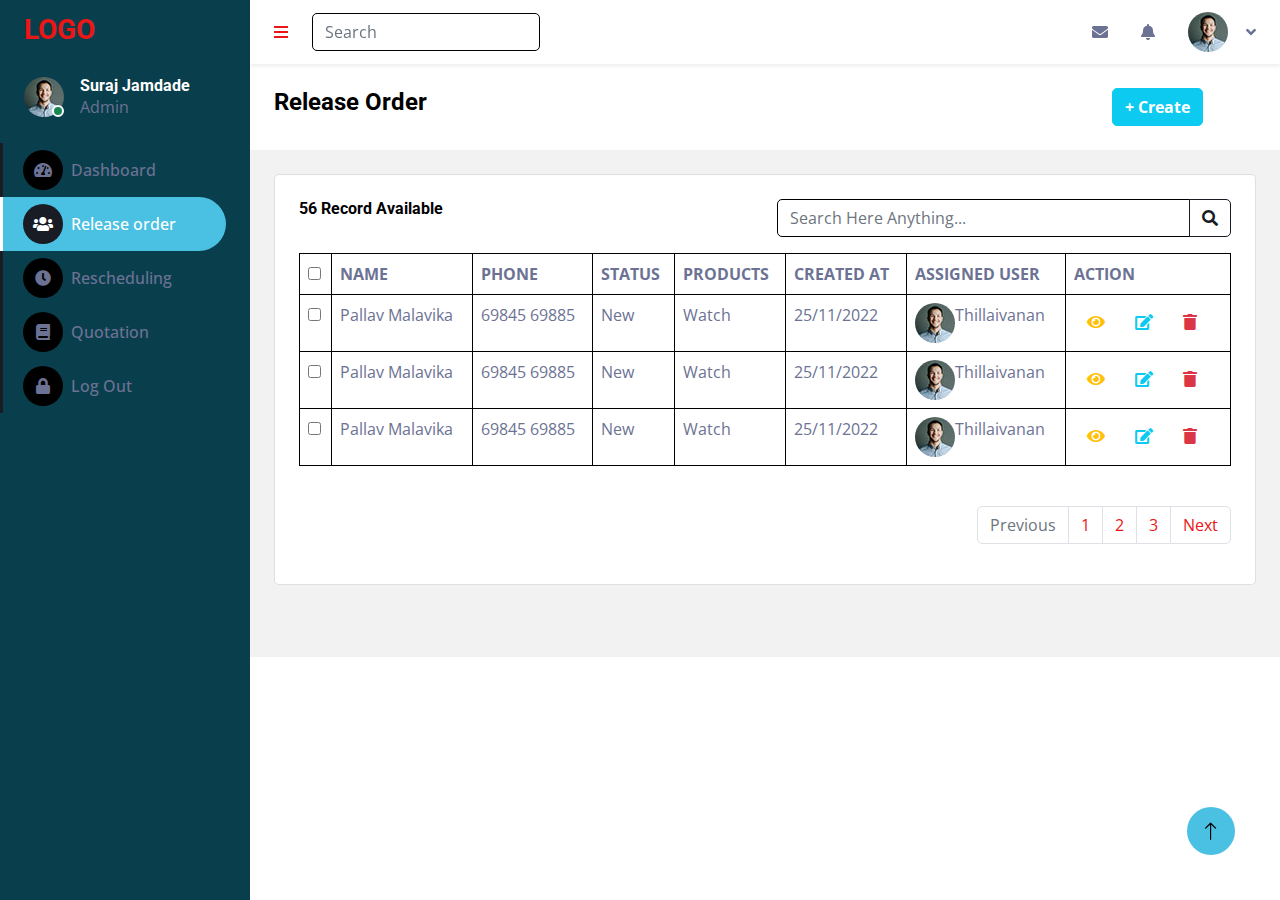
<file: release-order.html>
<!DOCTYPE html>
<html lang="en">
  <head>
    <meta charset="utf-8" />
    <title>Admin Panel</title>
    <meta content="width=device-width, initial-scale=1.0" name="viewport" />
    <meta content="" name="keywords" />
    <meta content="" name="description" />

    <!-- Favicon -->
    <link href="img/favicon.ico" rel="icon" />

    <!-- Google Web Fonts -->
    <link rel="preconnect" href="https://fonts.googleapis.com" />
    <link rel="preconnect" href="https://fonts.gstatic.com" crossorigin />
    <link
      href="https://fonts.googleapis.com/css2?family=Open+Sans:wght@400;600&family=Roboto:wght@500;700&display=swap"
      rel="stylesheet"
    />

    <!-- Icon Font Stylesheet -->
    <link
      href="https://cdnjs.cloudflare.com/ajax/libs/font-awesome/5.10.0/css/all.min.css"
      rel="stylesheet"
    />
    <link
      href="https://cdn.jsdelivr.net/npm/bootstrap-icons@1.4.1/font/bootstrap-icons.css"
      rel="stylesheet"
    />

    <!-- Customized Bootstrap Stylesheet -->
    <link href="css/bootstrap.min.css" rel="stylesheet" />

    <!-- Template Stylesheet -->
    <link href="css/style.css" rel="stylesheet" />
  </head>

  <body>
    <div class="container-fluid position-relative d-flex p-0">
      <!-- Spinner Start -->
      <div
        id="spinner"
        class="show bg-dark position-fixed translate-middle w-100 vh-100 top-50 start-50 d-flex align-items-center justify-content-center"
      >
        <div
          class="spinner-border text-primary"
          style="width: 3rem; height: 3rem"
          role="status"
        >
          <span class="sr-only">Loading...</span>
        </div>
      </div>
      <!-- Spinner End -->

      <!-- Sidebar Start -->
      <div class="sidebar pe-4 pb-3">
        <nav class="navbar">
          <a href="index.html" class="navbar-brand mx-4 mb-3">
            <h3 class="text-primary">LOGO</h3>
          </a>
          <div class="d-flex align-items-center ms-4 mb-4">
            <div class="position-relative">
              <img
                class="rounded-circle"
                src="img/user.jpg"
                alt=""
                style="width: 40px; height: 40px"
              />
              <div
                class="bg-success rounded-circle border border-2 border-white position-absolute end-0 bottom-0 p-1"
              ></div>
            </div>
            <div class="ms-3">
              <h6 class="mb-0">Suraj Jamdade</h6>
              <span>Admin</span>
            </div>
          </div>
          <div class="navbar-nav w-100">
            <a href="index.html" class="nav-item nav-link"
              ><i class="fa fa-tachometer-alt me-2"></i>Dashboard</a
            >

            <a href="release-order.html" class="nav-item nav-link active"
              ><i class="fa fa-users me-2"></i>Release order</a
            >
            <a href="rescheduling.html" class="nav-item nav-link"
              ><i class="fa fa-clock me-2"></i>Rescheduling
            </a>
            <a href="quotation.html" class="nav-item nav-link"
              ><i class="fa fa-book me-2"></i>Quotation</a
            >
            <a href="signin.html" class="nav-item nav-link"
              ><i class="fa fa-lock me-2"></i>Log Out</a
            >
          </div>
        </nav>
      </div>
      <!-- Sidebar End -->

      <!-- Content Start -->
      <div class="content">
        <!-- Navbar Start -->
        <nav
          class="navbar navbar-expand bg-white navbar-light sticky-top px-4 py-0 shadow-sm"
        >
          <a href="index.html" class="navbar-brand d-flex d-lg-none me-4">
            <h2 class="text-primary mb-0">LOGO</h2>
          </a>
          <a href="#" class="sidebar-toggler flex-shrink-0">
            <i class="fa fa-bars"></i>
          </a>
          <form class="d-none d-md-flex ms-4">
            <input
              class="form-control bg-white border-1"
              type="search"
              placeholder="Search"
            />
          </form>
          <div class="navbar-nav align-items-center ms-auto">
            <div class="nav-item dropdown">
              <a href="#" class="nav-link" data-bs-toggle="dropdown">
                <i class="fa fa-envelope me-lg-2"></i>
              </a>
              <div
                class="dropdown-menu dropdown-menu-end bg-white text-dark border-0 rounded-0 rounded-bottom m-0"
              >
                <a href="#" class="dropdown-item">
                  <div class="d-flex align-items-center">
                    <img
                      class="rounded-circle"
                      src="img/user.jpg"
                      alt=""
                      style="width: 40px; height: 40px"
                    />
                    <div class="ms-2">
                      <h6 class="fw-normal mb-0 text-dark">
                        Jhon send you a message
                      </h6>
                      <small>15 minutes ago</small>
                    </div>
                  </div>
                </a>
                <hr class="dropdown-divider" />
                <a href="#" class="dropdown-item">
                  <div class="d-flex align-items-center">
                    <img
                      class="rounded-circle"
                      src="img/user.jpg"
                      alt=""
                      style="width: 40px; height: 40px"
                    />
                    <div class="ms-2">
                      <h6 class="fw-normal mb-0 text-dark">
                        Jhon send you a message
                      </h6>
                      <small>15 minutes ago</small>
                    </div>
                  </div>
                </a>
                <hr class="dropdown-divider" />
                <a href="#" class="dropdown-item">
                  <div class="d-flex align-items-center">
                    <img
                      class="rounded-circle"
                      src="img/user.jpg"
                      alt=""
                      style="width: 40px; height: 40px"
                    />
                    <div class="ms-2">
                      <h6 class="fw-normal mb-0 text-dark">
                        Jhon send you a message
                      </h6>
                      <small>15 minutes ago</small>
                    </div>
                  </div>
                </a>
                <hr class="dropdown-divider" />
                <a href="#" class="dropdown-item text-center"
                  >See all message</a
                >
              </div>
            </div>
            <div class="nav-item dropdown">
              <a href="#" class="nav-link" data-bs-toggle="dropdown">
                <i class="fa fa-bell me-lg-2"></i>
              </a>
              <div
                class="dropdown-menu dropdown-menu-end bg-white border-0 rounded-0 rounded-bottom m-0"
              >
                <a href="#" class="dropdown-item">
                  <h6 class="fw-normal mb-0 text-dark">Profile updated</h6>
                  <small>15 minutes ago</small>
                </a>
                <hr class="dropdown-divider" />
                <a href="#" class="dropdown-item">
                  <h6 class="fw-normal mb-0 text-dark">New user added</h6>
                  <small>15 minutes ago</small>
                </a>
                <hr class="dropdown-divider" />
                <a href="#" class="dropdown-item">
                  <h6 class="fw-normal mb-0 text-dark">Password changed</h6>
                  <small>15 minutes ago</small>
                </a>
                <hr class="dropdown-divider" />
                <a href="#" class="dropdown-item text-center"
                  >See all notifications</a
                >
              </div>
            </div>
            <div class="nav-item dropdown">
              <a
                href="#"
                class="nav-link dropdown-toggle"
                data-bs-toggle="dropdown"
              >
                <img
                  class="rounded-circle me-lg-2"
                  src="img/user.jpg"
                  alt=""
                  style="width: 40px; height: 40px"
                />
              </a>
              <div
                class="dropdown-menu dropdown-menu-end bg-white border-0 rounded-0 rounded-bottom m-0"
              >
                <a href="profile.html" class="dropdown-item">My Profile</a>

                <a href="change-password.html" class="dropdown-item"
                  >Change Password</a
                >
              </div>
            </div>
          </div>
        </nav>
        <!-- Navbar End -->

        <!-- content inside Start -->
        <div class="container-fluid pt-4 px-4 pb-4">
          <div class="row">
            <div class="col-md-10 col-6">
              <h4 class="text-dark">Release Order</h4>
            </div>
            <div class="col-md-2 col-6">
              <!-- Button trigger modal -->
              <button
                type="button"
                class="btn btn-info text-white fw-bold"
                data-bs-toggle="modal"
                data-bs-target="#exampleModal"
              >
                + Create
              </button>

              <!-- Modal -->
              <div
                class="modal fade"
                id="exampleModal"
                tabindex="-1"
                aria-labelledby="exampleModalLabel"
                aria-hidden="true"
              >
                <div class="modal-dialog modal-dialog-centered modal-lg">
                  <div class="modal-content">
                    <div class="modal-header">
                      <h5 class="modal-title text-dark" id="exampleModalLabel">
                        Add Release Order
                      </h5>
                      <button
                        type="button"
                        class="btn-close"
                        data-bs-dismiss="modal"
                        aria-label="Close"
                      ></button>
                    </div>
                    <div class="modal-body">
                      <div class="row">
                        <div class="col-md-4 col-12">
                          <div class="mb-3">
                            <label
                              for="exampleFormControlInput1"
                              class="form-label"
                              >NAME</label
                            >
                            <input
                              type="text"
                              class="form-control bg-white"
                              id="exampleFormControlInput1"
                              placeholder=""
                            />
                          </div>
                        </div>
                        <div class="col-md-4 col-12">
                          <div class="mb-3">
                            <label
                              for="exampleFormControlInput1"
                              class="form-label"
                              >PHONE</label
                            >
                            <input
                              type="number"
                              class="form-control bg-white"
                              id="exampleFormControlInput1"
                              placeholder=""
                            />
                          </div>
                        </div>
                        <div class="col-md-4 col-12">
                          <div class="mb-3">
                            <label
                              for="exampleFormControlInput1"
                              class="form-label"
                              >STATUS</label
                            >
                            <select
                              class="form-select bg-white"
                              aria-label="Default select example"
                            >
                              <option selected>Select Status</option>
                              <option value="1">New</option>
                              <option value="2">Assigned</option>
                              <option value="3">In Process</option>
                              <option value="4">Assigned</option>
                              <option value="5">Dead</option>
                            </select>
                          </div>
                        </div>
                        <div class="col-md-4 col-12">
                          <div class="mb-3">
                            <label
                              for="exampleFormControlInput1"
                              class="form-label"
                              >PRODUCTS</label
                            >
                            <input
                              type="text"
                              class="form-control bg-white"
                              id="exampleFormControlInput1"
                              placeholder=""
                            />
                          </div>
                        </div>
                        <div class="col-md-4 col-12">
                          <div class="mb-3">
                            <label
                              for="exampleFormControlInput1"
                              class="form-label"
                              >CREATED AT</label
                            >
                            <input
                              type="date"
                              class="form-control bg-white"
                              id="exampleFormControlInput1"
                              placeholder=""
                            />
                          </div>
                        </div>
                        <div class="col-md-4 col-12">
                          <div class="mb-3">
                            <label
                              for="exampleFormControlInput1"
                              class="form-label"
                              >ASSIGNED USER Image</label
                            >
                            <input
                              type="file"
                              class="form-control bg-white"
                              id="exampleFormControlInput1"
                              placeholder=""
                            />
                          </div>
                        </div>
                        <div class="col-12">
                          <div class="mb-3">
                            <label
                              for="exampleFormControlInput1"
                              class="form-label"
                              >ASSIGNED USER Name</label
                            >
                            <input
                              type="text"
                              class="form-control bg-white"
                              id="exampleFormControlInput1"
                              placeholder=""
                            />
                          </div>
                        </div>
                      </div>
                    </div>
                    <div class="modal-footer">
                      <button
                        type="button"
                        class="btn btn-secondary"
                        data-bs-dismiss="modal"
                      >
                        Close
                      </button>
                      <button type="button" class="btn btn-info text-white">
                        Save changes
                      </button>
                    </div>
                  </div>
                </div>
              </div>
            </div>
          </div>
        </div>

        <div class="container-fluid pt-4 px-4 pb-4" style="background: #f2f2f2">
          <div class="card mb-5">
            <div class="row">
              <div class="col-12">
                <div class="rounded h-100 p-4">
                  <div class="row">
                    <div class="col-md-6 col-12">
                      <h6 class="mb-4 text-dark">56 Record Available</h6>
                    </div>
                    <div class="col-md-6 col-12">
                      <div class="input-group mb-3">
                        <input
                          type="text"
                          class="form-control bg-white"
                          placeholder="Search Here Anything..."
                          aria-label="Recipient's username"
                          aria-describedby="button-addon2"
                        />
                        <button
                          class="btn btn-outline-secondary"
                          type="button"
                          id="button-addon2"
                        >
                          <i class="fa fa-search"></i>
                        </button>
                      </div>
                    </div>
                  </div>
                  <div class="table-responsive mb-4">
                    <table class="table table-bordered">
                      <thead>
                        <tr>
                          <th scope="col">
                            <input type="checkbox" />
                          </th>
                          <th scope="col">NAME</th>
                          <th scope="col">PHONE</th>
                          <th scope="col">STATUS</th>
                          <th scope="col">PRODUCTS</th>
                          <th scope="col">CREATED AT</th>
                          <th scope="col">ASSIGNED USER</th>
                          <th scope="col">ACTION</th>
                        </tr>
                      </thead>
                      <tbody>
                        <tr>
                          <th scope="row">
                            <input type="checkbox" />
                          </th>
                          <td>Pallav Malavika</td>
                          <td>69845 69885</td>
                          <td>New</td>
                          <td>Watch</td>
                          <td>25/11/2022</td>
                          <td>
                            <div class="d-flex">
                              <img src="./img/user.jpg" alt="img" srcset=""
                              class="rounded-circle" width: 24px; height: 24px;>
                              <p>Thillaivanan</p>
                            </div>
                          </td>
                          <td>
                            <button type="button" class="btn text-warning">
                              <i class="fa fa-eye"></i>
                            </button>

                            <!-- Button trigger modal -->
                            <button
                              type="button"
                              class="btn text-info fw-bold"
                              data-bs-toggle="modal"
                              data-bs-target="#exampleModal1"
                            >
                              <i class="fa fa-edit"></i>
                            </button>

                            <!-- Modal -->
                            <div
                              class="modal fade"
                              id="exampleModal1"
                              tabindex="-1"
                              aria-labelledby="exampleModalLabel1"
                              aria-hidden="true"
                            >
                              <div
                                class="modal-dialog modal-dialog-centered modal-lg"
                              >
                                <div class="modal-content">
                                  <div class="modal-header">
                                    <h5
                                      class="modal-title text-dark"
                                      id="exampleModalLabel1"
                                    >
                                      Edit Research Order
                                    </h5>
                                    <button
                                      type="button"
                                      class="btn-close"
                                      data-bs-dismiss="modal"
                                      aria-label="Close"
                                    ></button>
                                  </div>
                                  <div class="modal-body">
                                    <div class="row">
                                      <div class="col-md-4 col-12">
                                        <div class="mb-3">
                                          <label
                                            for="exampleFormControlInput1"
                                            class="form-label"
                                            >NAME</label
                                          >
                                          <input
                                            type="text"
                                            class="form-control bg-white"
                                            id="exampleFormControlInput1"
                                            placeholder=""
                                            value="	Pallav Malavika"
                                          />
                                        </div>
                                      </div>
                                      <div class="col-md-4 col-12">
                                        <div class="mb-3">
                                          <label
                                            for="exampleFormControlInput1"
                                            class="form-label"
                                            >PHONE</label
                                          >
                                          <input
                                            type="text"
                                            class="form-control bg-white"
                                            id="exampleFormControlInput1"
                                            placeholder=""
                                            value="69845 69885"
                                          />
                                        </div>
                                      </div>
                                      <div class="col-md-4 col-12">
                                        <div class="mb-3">
                                          <label
                                            for="exampleFormControlInput1"
                                            class="form-label"
                                            >STATUS</label
                                          >
                                          <select
                                            class="form-select bg-white"
                                            aria-label="Default select example"
                                          >
                                            <option selected>
                                              Select Status
                                            </option>
                                            <option value="1" selected>
                                              New
                                            </option>
                                            <option value="2">Assigned</option>
                                            <option value="3">
                                              In Process
                                            </option>
                                            <option value="4">Assigned</option>
                                            <option value="5">Dead</option>
                                          </select>
                                        </div>
                                      </div>
                                      <div class="col-md-4 col-12">
                                        <div class="mb-3">
                                          <label
                                            for="exampleFormControlInput1"
                                            class="form-label"
                                            >PRODUCTS</label
                                          >
                                          <input
                                            type="text"
                                            class="form-control bg-white"
                                            id="exampleFormControlInput1"
                                            placeholder=""
                                            value="Watch"
                                          />
                                        </div>
                                      </div>
                                      <div class="col-md-4 col-12">
                                        <div class="mb-3">
                                          <label
                                            for="exampleFormControlInput1"
                                            class="form-label"
                                            >CREATED AT</label
                                          >
                                          <input
                                            type="date"
                                            class="form-control bg-white"
                                            id="exampleFormControlInput1"
                                            placeholder=""
                                            value="	25/11/2022"
                                          />
                                        </div>
                                      </div>
                                      <div class="col-md-4 col-12">
                                        <div class="mb-3">
                                          <label
                                            for="exampleFormControlInput1"
                                            class="form-label"
                                            >ASSIGNED USER Image</label
                                          >
                                          <input
                                            type="file"
                                            class="form-control bg-white"
                                            id="exampleFormControlInput1"
                                            placeholder=""
                                          />
                                        </div>
                                      </div>
                                      <div class="col-12">
                                        <div class="mb-3">
                                          <label
                                            for="exampleFormControlInput1"
                                            class="form-label"
                                            >ASSIGNED USER Name</label
                                          >
                                          <input
                                            type="text"
                                            class="form-control bg-white"
                                            id="exampleFormControlInput1"
                                            placeholder=""
                                            value="Thillaivanan"
                                          />
                                        </div>
                                      </div>
                                    </div>
                                  </div>
                                  <div class="modal-footer">
                                    <button
                                      type="button"
                                      class="btn btn-secondary"
                                      data-bs-dismiss="modal"
                                    >
                                      Close
                                    </button>
                                    <button
                                      type="button"
                                      class="btn btn-info text-white"
                                    >
                                      Save changes
                                    </button>
                                  </div>
                                </div>
                              </div>
                            </div>

                            <button type="button" class="btn text-danger">
                              <i class="fa fa-trash"></i>
                            </button>
                          </td>
                        </tr>
                        <tr>
                          <th scope="row">
                            <input type="checkbox" />
                          </th>
                          <td>Pallav Malavika</td>
                          <td>69845 69885</td>
                          <td>New</td>
                          <td>Watch</td>
                          <td>25/11/2022</td>
                          <td>
                            <div class="d-flex">
                              <img src="./img/user.jpg" alt="img" srcset=""
                              class="rounded-circle" width: 24px; height: 24px;>
                              <p>Thillaivanan</p>
                            </div>
                          </td>
                          <td>
                            <button type="button" class="btn text-warning">
                              <i class="fa fa-eye"></i>
                            </button>

                            <!-- Button trigger modal -->
                            <button
                              type="button"
                              class="btn text-info fw-bold"
                              data-bs-toggle="modal"
                              data-bs-target="#exampleModal1"
                            >
                              <i class="fa fa-edit"></i>
                            </button>

                            <!-- Modal -->
                            <div
                              class="modal fade"
                              id="exampleModal1"
                              tabindex="-1"
                              aria-labelledby="exampleModalLabel1"
                              aria-hidden="true"
                            >
                              <div
                                class="modal-dialog modal-dialog-centered modal-lg"
                              >
                                <div class="modal-content">
                                  <div class="modal-header">
                                    <h5
                                      class="modal-title text-dark"
                                      id="exampleModalLabel1"
                                    >
                                      Edit Research Order
                                    </h5>
                                    <button
                                      type="button"
                                      class="btn-close"
                                      data-bs-dismiss="modal"
                                      aria-label="Close"
                                    ></button>
                                  </div>
                                  <div class="modal-body">
                                    <div class="row">
                                      <div class="col-4">
                                        <div class="mb-3">
                                          <label
                                            for="exampleFormControlInput1"
                                            class="form-label"
                                            >NAME</label
                                          >
                                          <input
                                            type="text"
                                            class="form-control bg-white"
                                            id="exampleFormControlInput1"
                                            placeholder=""
                                            value="	Pallav Malavika"
                                          />
                                        </div>
                                      </div>
                                      <div class="col-4">
                                        <div class="mb-3">
                                          <label
                                            for="exampleFormControlInput1"
                                            class="form-label"
                                            >PHONE</label
                                          >
                                          <input
                                            type="text"
                                            class="form-control bg-white"
                                            id="exampleFormControlInput1"
                                            placeholder=""
                                            value="69845 69885"
                                          />
                                        </div>
                                      </div>
                                      <div class="col-4">
                                        <div class="mb-3">
                                          <label
                                            for="exampleFormControlInput1"
                                            class="form-label"
                                            >STATUS</label
                                          >
                                          <select
                                            class="form-select bg-white"
                                            aria-label="Default select example"
                                          >
                                            <option selected>
                                              Select Status
                                            </option>
                                            <option value="1" selected>
                                              New
                                            </option>
                                            <option value="2">Assigned</option>
                                            <option value="3">
                                              In Process
                                            </option>
                                            <option value="4">Assigned</option>
                                            <option value="5">Dead</option>
                                          </select>
                                        </div>
                                      </div>
                                      <div class="col-4">
                                        <div class="mb-3">
                                          <label
                                            for="exampleFormControlInput1"
                                            class="form-label"
                                            >PRODUCTS</label
                                          >
                                          <input
                                            type="text"
                                            class="form-control bg-white"
                                            id="exampleFormControlInput1"
                                            placeholder=""
                                            value="Watch"
                                          />
                                        </div>
                                      </div>
                                      <div class="col-4">
                                        <div class="mb-3">
                                          <label
                                            for="exampleFormControlInput1"
                                            class="form-label"
                                            >CREATED AT</label
                                          >
                                          <input
                                            type="date"
                                            class="form-control bg-white"
                                            id="exampleFormControlInput1"
                                            placeholder=""
                                            value="	25/11/2022"
                                          />
                                        </div>
                                      </div>
                                      <div class="col-4">
                                        <div class="mb-3">
                                          <label
                                            for="exampleFormControlInput1"
                                            class="form-label"
                                            >ASSIGNED USER Image</label
                                          >
                                          <input
                                            type="file"
                                            class="form-control bg-white"
                                            id="exampleFormControlInput1"
                                            placeholder=""
                                          />
                                        </div>
                                      </div>
                                      <div class="col-12">
                                        <div class="mb-3">
                                          <label
                                            for="exampleFormControlInput1"
                                            class="form-label"
                                            >ASSIGNED USER Name</label
                                          >
                                          <input
                                            type="text"
                                            class="form-control bg-white"
                                            id="exampleFormControlInput1"
                                            placeholder=""
                                            value="Thillaivanan"
                                          />
                                        </div>
                                      </div>
                                    </div>
                                  </div>
                                  <div class="modal-footer">
                                    <button
                                      type="button"
                                      class="btn btn-secondary"
                                      data-bs-dismiss="modal"
                                    >
                                      Close
                                    </button>
                                    <button
                                      type="button"
                                      class="btn btn-info text-white"
                                    >
                                      Save changes
                                    </button>
                                  </div>
                                </div>
                              </div>
                            </div>

                            <button type="button" class="btn text-danger">
                              <i class="fa fa-trash"></i>
                            </button>
                          </td>
                        </tr>
                        <tr>
                          <th scope="row">
                            <input type="checkbox" />
                          </th>
                          <td>Pallav Malavika</td>
                          <td>69845 69885</td>
                          <td>New</td>
                          <td>Watch</td>
                          <td>25/11/2022</td>
                          <td>
                            <div class="d-flex">
                              <img src="./img/user.jpg" alt="img" srcset=""
                              class="rounded-circle" width: 24px; height: 24px;>
                              <p>Thillaivanan</p>
                            </div>
                          </td>
                          <td>
                            <button type="button" class="btn text-warning">
                              <i class="fa fa-eye"></i>
                            </button>

                            <!-- Button trigger modal -->
                            <button
                              type="button"
                              class="btn text-info fw-bold"
                              data-bs-toggle="modal"
                              data-bs-target="#exampleModal1"
                            >
                              <i class="fa fa-edit"></i>
                            </button>

                            <!-- Modal -->
                            <div
                              class="modal fade"
                              id="exampleModal1"
                              tabindex="-1"
                              aria-labelledby="exampleModalLabel1"
                              aria-hidden="true"
                            >
                              <div
                                class="modal-dialog modal-dialog-centered modal-lg"
                              >
                                <div class="modal-content">
                                  <div class="modal-header">
                                    <h5
                                      class="modal-title text-dark"
                                      id="exampleModalLabel1"
                                    >
                                      Edit Research Order
                                    </h5>
                                    <button
                                      type="button"
                                      class="btn-close"
                                      data-bs-dismiss="modal"
                                      aria-label="Close"
                                    ></button>
                                  </div>
                                  <div class="modal-body">
                                    <div class="row">
                                      <div class="col-4">
                                        <div class="mb-3">
                                          <label
                                            for="exampleFormControlInput1"
                                            class="form-label"
                                            >NAME</label
                                          >
                                          <input
                                            type="text"
                                            class="form-control bg-white"
                                            id="exampleFormControlInput1"
                                            placeholder=""
                                            value="	Pallav Malavika"
                                          />
                                        </div>
                                      </div>
                                      <div class="col-4">
                                        <div class="mb-3">
                                          <label
                                            for="exampleFormControlInput1"
                                            class="form-label"
                                            >PHONE</label
                                          >
                                          <input
                                            type="text"
                                            class="form-control bg-white"
                                            id="exampleFormControlInput1"
                                            placeholder=""
                                            value="69845 69885"
                                          />
                                        </div>
                                      </div>
                                      <div class="col-4">
                                        <div class="mb-3">
                                          <label
                                            for="exampleFormControlInput1"
                                            class="form-label"
                                            >STATUS</label
                                          >
                                          <select
                                            class="form-select bg-white"
                                            aria-label="Default select example"
                                          >
                                            <option selected>
                                              Select Status
                                            </option>
                                            <option value="1" selected>
                                              New
                                            </option>
                                            <option value="2">Assigned</option>
                                            <option value="3">
                                              In Process
                                            </option>
                                            <option value="4">Assigned</option>
                                            <option value="5">Dead</option>
                                          </select>
                                        </div>
                                      </div>
                                      <div class="col-4">
                                        <div class="mb-3">
                                          <label
                                            for="exampleFormControlInput1"
                                            class="form-label"
                                            >PRODUCTS</label
                                          >
                                          <input
                                            type="text"
                                            class="form-control bg-white"
                                            id="exampleFormControlInput1"
                                            placeholder=""
                                            value="Watch"
                                          />
                                        </div>
                                      </div>
                                      <div class="col-4">
                                        <div class="mb-3">
                                          <label
                                            for="exampleFormControlInput1"
                                            class="form-label"
                                            >CREATED AT</label
                                          >
                                          <input
                                            type="date"
                                            class="form-control bg-white"
                                            id="exampleFormControlInput1"
                                            placeholder=""
                                            value="	25/11/2022"
                                          />
                                        </div>
                                      </div>
                                      <div class="col-4">
                                        <div class="mb-3">
                                          <label
                                            for="exampleFormControlInput1"
                                            class="form-label"
                                            >ASSIGNED USER Image</label
                                          >
                                          <input
                                            type="file"
                                            class="form-control bg-white"
                                            id="exampleFormControlInput1"
                                            placeholder=""
                                          />
                                        </div>
                                      </div>
                                      <div class="col-12">
                                        <div class="mb-3">
                                          <label
                                            for="exampleFormControlInput1"
                                            class="form-label"
                                            >ASSIGNED USER Name</label
                                          >
                                          <input
                                            type="text"
                                            class="form-control bg-white"
                                            id="exampleFormControlInput1"
                                            placeholder=""
                                            value="Thillaivanan"
                                          />
                                        </div>
                                      </div>
                                    </div>
                                  </div>
                                  <div class="modal-footer">
                                    <button
                                      type="button"
                                      class="btn btn-secondary"
                                      data-bs-dismiss="modal"
                                    >
                                      Close
                                    </button>
                                    <button
                                      type="button"
                                      class="btn btn-info text-white"
                                    >
                                      Save changes
                                    </button>
                                  </div>
                                </div>
                              </div>
                            </div>

                            <button type="button" class="btn text-danger">
                              <i class="fa fa-trash"></i>
                            </button>
                          </td>
                        </tr>
                      </tbody>
                    </table>
                  </div>

                  <div>
                    <nav aria-label="Page navigation example">
                      <ul class="pagination justify-content-end">
                        <li class="page-item disabled">
                          <a
                            class="page-link"
                            href="#"
                            tabindex="-1"
                            aria-disabled="true"
                            >Previous</a
                          >
                        </li>
                        <li class="page-item">
                          <a class="page-link" href="#">1</a>
                        </li>
                        <li class="page-item">
                          <a class="page-link" href="#">2</a>
                        </li>
                        <li class="page-item">
                          <a class="page-link" href="#">3</a>
                        </li>
                        <li class="page-item">
                          <a class="page-link" href="#">Next</a>
                        </li>
                      </ul>
                    </nav>
                  </div>
                </div>
              </div>
            </div>
          </div>
        </div>
        <!-- content inside End -->
      </div>
      <!-- Content End -->

      <!-- Back to Top -->
      <a
        href="#"
        class="btn btn-lg btn-lg-square back-to-top"
        style="background: #4ac0e2; color: #000; font-weight: 700"
        ><i class="bi bi-arrow-up"></i
      ></a>
    </div>

    <!-- JavaScript Libraries -->
    <script src="https://code.jquery.com/jquery-3.4.1.min.js"></script>
    <script src="https://cdn.jsdelivr.net/npm/bootstrap@5.0.0/dist/js/bootstrap.bundle.min.js"></script>

    <!-- Template Javascript -->
    <script src="js/main.js"></script>
  </body>
</html>
</file>
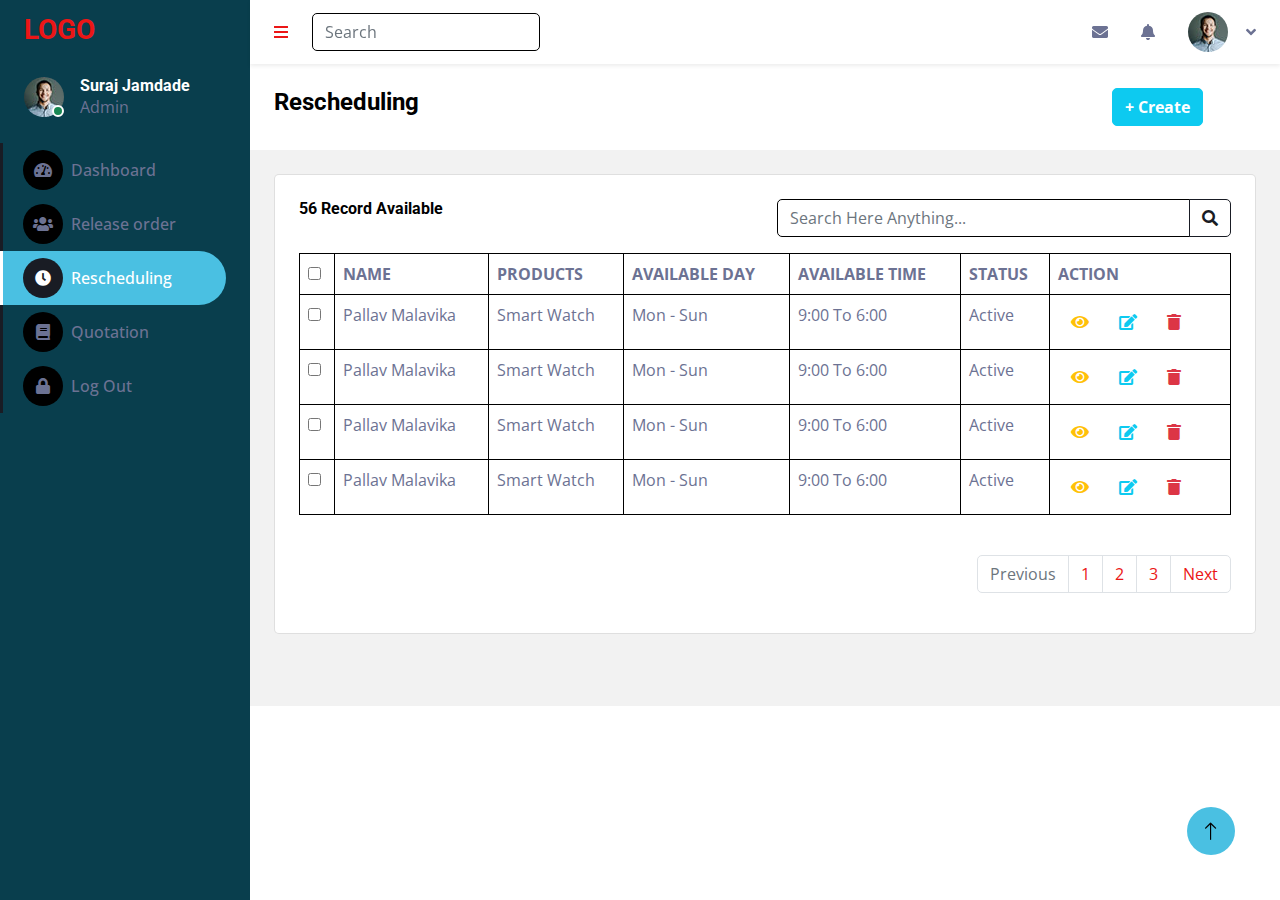
<file: rescheduling.html>
<!DOCTYPE html>
<html lang="en">
  <head>
    <meta charset="utf-8" />
    <title>Admin Panel</title>
    <meta content="width=device-width, initial-scale=1.0" name="viewport" />
    <meta content="" name="keywords" />
    <meta content="" name="description" />

    <!-- Favicon -->
    <link href="img/favicon.ico" rel="icon" />

    <!-- Google Web Fonts -->
    <link rel="preconnect" href="https://fonts.googleapis.com" />
    <link rel="preconnect" href="https://fonts.gstatic.com" crossorigin />
    <link
      href="https://fonts.googleapis.com/css2?family=Open+Sans:wght@400;600&family=Roboto:wght@500;700&display=swap"
      rel="stylesheet"
    />

    <!-- Icon Font Stylesheet -->
    <link
      href="https://cdnjs.cloudflare.com/ajax/libs/font-awesome/5.10.0/css/all.min.css"
      rel="stylesheet"
    />
    <link
      href="https://cdn.jsdelivr.net/npm/bootstrap-icons@1.4.1/font/bootstrap-icons.css"
      rel="stylesheet"
    />

    <!-- Customized Bootstrap Stylesheet -->
    <link href="css/bootstrap.min.css" rel="stylesheet" />

    <!-- Template Stylesheet -->
    <link href="css/style.css" rel="stylesheet" />
  </head>

  <body>
    <div class="container-fluid position-relative d-flex p-0">
      <!-- Spinner Start -->
      <div
        id="spinner"
        class="show bg-dark position-fixed translate-middle w-100 vh-100 top-50 start-50 d-flex align-items-center justify-content-center"
      >
        <div
          class="spinner-border text-primary"
          style="width: 3rem; height: 3rem"
          role="status"
        >
          <span class="sr-only">Loading...</span>
        </div>
      </div>
      <!-- Spinner End -->

      <!-- Sidebar Start -->
      <div class="sidebar pe-4 pb-3">
        <nav class="navbar">
          <a href="index.html" class="navbar-brand mx-4 mb-3">
            <h3 class="text-primary">LOGO</h3>
          </a>
          <div class="d-flex align-items-center ms-4 mb-4">
            <div class="position-relative">
              <img
                class="rounded-circle"
                src="img/user.jpg"
                alt=""
                style="width: 40px; height: 40px"
              />
              <div
                class="bg-success rounded-circle border border-2 border-white position-absolute end-0 bottom-0 p-1"
              ></div>
            </div>
            <div class="ms-3">
              <h6 class="mb-0">Suraj Jamdade</h6>
              <span>Admin</span>
            </div>
          </div>
          <div class="navbar-nav w-100">
            <a href="index.html" class="nav-item nav-link"
              ><i class="fa fa-tachometer-alt me-2"></i>Dashboard</a
            >

            <a href="release-order.html" class="nav-item nav-link"
              ><i class="fa fa-users me-2"></i>Release order</a
            >
            <a href="rescheduling.html" class="nav-item nav-link active"
              ><i class="fa fa-clock me-2"></i>Rescheduling
            </a>
            <a href="quotation.html" class="nav-item nav-link"
              ><i class="fa fa-book me-2"></i>Quotation</a
            >
            <a href="signin.html" class="nav-item nav-link"
              ><i class="fa fa-lock me-2"></i>Log Out</a
            >
          </div>
        </nav>
      </div>
      <!-- Sidebar End -->

      <!-- Content Start -->
      <div class="content">
        <!-- Navbar Start -->
        <nav
          class="navbar navbar-expand bg-white navbar-light sticky-top px-4 py-0 shadow-sm"
        >
          <a href="index.html" class="navbar-brand d-flex d-lg-none me-4">
            <h2 class="text-primary mb-0">LOGO</h2>
          </a>
          <a href="#" class="sidebar-toggler flex-shrink-0">
            <i class="fa fa-bars"></i>
          </a>
          <form class="d-none d-md-flex ms-4">
            <input
              class="form-control bg-white border-1"
              type="search"
              placeholder="Search"
            />
          </form>
          <div class="navbar-nav align-items-center ms-auto">
            <div class="nav-item dropdown">
              <a href="#" class="nav-link" data-bs-toggle="dropdown">
                <i class="fa fa-envelope me-lg-2"></i>
              </a>
              <div
                class="dropdown-menu dropdown-menu-end bg-white text-dark border-0 rounded-0 rounded-bottom m-0"
              >
                <a href="#" class="dropdown-item">
                  <div class="d-flex align-items-center">
                    <img
                      class="rounded-circle"
                      src="img/user.jpg"
                      alt=""
                      style="width: 40px; height: 40px"
                    />
                    <div class="ms-2">
                      <h6 class="fw-normal mb-0 text-dark">
                        Jhon send you a message
                      </h6>
                      <small>15 minutes ago</small>
                    </div>
                  </div>
                </a>
                <hr class="dropdown-divider" />
                <a href="#" class="dropdown-item">
                  <div class="d-flex align-items-center">
                    <img
                      class="rounded-circle"
                      src="img/user.jpg"
                      alt=""
                      style="width: 40px; height: 40px"
                    />
                    <div class="ms-2">
                      <h6 class="fw-normal mb-0 text-dark">
                        Jhon send you a message
                      </h6>
                      <small>15 minutes ago</small>
                    </div>
                  </div>
                </a>
                <hr class="dropdown-divider" />
                <a href="#" class="dropdown-item">
                  <div class="d-flex align-items-center">
                    <img
                      class="rounded-circle"
                      src="img/user.jpg"
                      alt=""
                      style="width: 40px; height: 40px"
                    />
                    <div class="ms-2">
                      <h6 class="fw-normal mb-0 text-dark">
                        Jhon send you a message
                      </h6>
                      <small>15 minutes ago</small>
                    </div>
                  </div>
                </a>
                <hr class="dropdown-divider" />
                <a href="#" class="dropdown-item text-center"
                  >See all message</a
                >
              </div>
            </div>
            <div class="nav-item dropdown">
              <a href="#" class="nav-link" data-bs-toggle="dropdown">
                <i class="fa fa-bell me-lg-2"></i>
              </a>
              <div
                class="dropdown-menu dropdown-menu-end bg-white border-0 rounded-0 rounded-bottom m-0"
              >
                <a href="#" class="dropdown-item">
                  <h6 class="fw-normal mb-0 text-dark">Profile updated</h6>
                  <small>15 minutes ago</small>
                </a>
                <hr class="dropdown-divider" />
                <a href="#" class="dropdown-item">
                  <h6 class="fw-normal mb-0 text-dark">New user added</h6>
                  <small>15 minutes ago</small>
                </a>
                <hr class="dropdown-divider" />
                <a href="#" class="dropdown-item">
                  <h6 class="fw-normal mb-0 text-dark">Password changed</h6>
                  <small>15 minutes ago</small>
                </a>
                <hr class="dropdown-divider" />
                <a href="#" class="dropdown-item text-center"
                  >See all notifications</a
                >
              </div>
            </div>
            <div class="nav-item dropdown">
              <a
                href="#"
                class="nav-link dropdown-toggle"
                data-bs-toggle="dropdown"
              >
                <img
                  class="rounded-circle me-lg-2"
                  src="img/user.jpg"
                  alt=""
                  style="width: 40px; height: 40px"
                />
              </a>
              <div
                class="dropdown-menu dropdown-menu-end bg-white border-0 rounded-0 rounded-bottom m-0"
              >
                <a href="profile.html" class="dropdown-item">My Profile</a>

                <a href="change-password.html" class="dropdown-item"
                  >Change Password</a
                >
              </div>
            </div>
          </div>
        </nav>
        <!-- Navbar End -->

        <!-- content inside Start -->
        <div class="container-fluid pt-4 px-4 pb-4">
          <div class="row">
            <div class="col-md-10 col-6">
              <h4 class="text-dark">Rescheduling</h4>
            </div>
            <div class="col-md-2 col-6">
              <!-- Button trigger modal -->
              <button
                type="button"
                class="btn btn-info text-white fw-bold"
                data-bs-toggle="modal"
                data-bs-target="#exampleModal"
              >
                + Create
              </button>

              <!-- Modal -->
              <div
                class="modal fade"
                id="exampleModal"
                tabindex="-1"
                aria-labelledby="exampleModalLabel"
                aria-hidden="true"
              >
                <div class="modal-dialog modal-dialog-centered modal-lg">
                  <div class="modal-content">
                    <div class="modal-header">
                      <h5 class="modal-title text-dark" id="exampleModalLabel">
                        Add schedule
                      </h5>
                      <button
                        type="button"
                        class="btn-close"
                        data-bs-dismiss="modal"
                        aria-label="Close"
                      ></button>
                    </div>
                    <div class="modal-body">
                      <div class="row">
                        <div class="col-md-6 col-12">
                          <div class="mb-3">
                            <label
                              for="exampleFormControlInput1"
                              class="form-label"
                              >Name</label
                            >
                            <input
                              type="text"
                              class="form-control bg-white"
                              id="exampleFormControlInput1"
                              placeholder="Name"
                            />
                          </div>
                        </div>
                        <div class="col-md-6 col-12">
                          <div class="mb-3">
                            <label
                              for="exampleFormControlInput1"
                              class="form-label"
                              >Products Name</label
                            >
                            <input
                              type="text"
                              class="form-control bg-white"
                              id="exampleFormControlInput1"
                              placeholder="Enter Products name"
                            />
                          </div>
                        </div>
                        <div class="col-md-4 col-12">
                          <div class="mb-3">
                            <label
                              for="exampleFormControlInput1"
                              class="form-label"
                              >Available Days</label
                            >
                            <input
                              type="text"
                              class="form-control bg-white"
                              id="exampleFormControlInput1"
                              placeholder="Available Days"
                            />
                          </div>
                        </div>
                        <div class="col-md-4 col-12">
                          <div class="mb-3">
                            <label
                              for="exampleFormControlInput1"
                              class="form-label"
                              >From</label
                            >
                            <input
                              type="text"
                              class="form-control bg-white"
                              id="exampleFormControlInput1"
                              placeholder=""
                            />
                          </div>
                        </div>
                        <div class="col-md-4 col-12">
                          <div class="mb-3">
                            <label
                              for="exampleFormControlInput1"
                              class="form-label"
                              >To</label
                            >
                            <input
                              type="text"
                              class="form-control bg-white"
                              id="exampleFormControlInput1"
                              placeholder=""
                            />
                          </div>
                        </div>
                        <div class="col-12">
                          <div class="mb-3">
                            <label
                              for="exampleFormControlTextarea1"
                              class="form-label"
                              >Note</label
                            >
                            <textarea
                              class="form-control bg-white"
                              id="exampleFormControlTextarea1"
                              rows="3"
                              placeholder="Note"
                            ></textarea>
                          </div>
                        </div>
                        <div class="col-12">
                          <div class="mb-3">
                            <label
                              for="exampleFormControlInput1"
                              class="form-label"
                              >STATUS</label
                            >
                            <select
                              class="form-select bg-white"
                              aria-label="Default select example"
                            >
                              <option selected>Select Status</option>
                              <option value="1">Active</option>
                              <option value="2">Inactive</option>
                            </select>
                          </div>
                        </div>
                      </div>
                    </div>
                    <div class="modal-footer">
                      <button
                        type="button"
                        class="btn btn-secondary"
                        data-bs-dismiss="modal"
                      >
                        Close
                      </button>
                      <button type="button" class="btn btn-info text-white">
                        Save changes
                      </button>
                    </div>
                  </div>
                </div>
              </div>
            </div>
          </div>
        </div>

        <div class="container-fluid pt-4 px-4 pb-4" style="background: #f2f2f2">
          <div class="card mb-5">
            <div class="row">
              <div class="col-12">
                <div class="rounded h-100 p-4">
                  <div class="row">
                    <div class="col-md-6 col-12">
                      <h6 class="mb-4 text-dark">56 Record Available</h6>
                    </div>
                    <div class="col-md-6 col-12">
                      <div class="input-group mb-3">
                        <input
                          type="text"
                          class="form-control bg-white"
                          placeholder="Search Here Anything..."
                          aria-label="Recipient's username"
                          aria-describedby="button-addon2"
                        />
                        <button
                          class="btn btn-outline-secondary"
                          type="button"
                          id="button-addon2"
                        >
                          <i class="fa fa-search"></i>
                        </button>
                      </div>
                    </div>
                  </div>
                  <div class="table-responsive mb-4">
                    <table class="table table-bordered">
                      <thead>
                        <tr>
                          <th scope="col">
                            <input type="checkbox" />
                          </th>
                          <th scope="col">NAME</th>
                          <th scope="col">PRODUCTS</th>
                          <th scope="col">AVAILABLE DAY</th>
                          <th scope="col">AVAILABLE TIME</th>
                          <th scope="col">STATUS</th>
                          <th scope="col">ACTION</th>
                        </tr>
                      </thead>
                      <tbody>
                        <tr>
                          <th scope="row">
                            <input type="checkbox" />
                          </th>
                          <td>Pallav Malavika</td>
                          <td>Smart Watch</td>
                          <td>Mon - Sun</td>
                          <td>9:00 To 6:00</td>
                          <td>Active</td>

                          <td>
                            <button type="button" class="btn text-warning">
                              <i class="fa fa-eye"></i>
                            </button>

                            <!-- Button trigger modal -->
                            <button
                              type="button"
                              class="btn text-info fw-bold"
                              data-bs-toggle="modal"
                              data-bs-target="#exampleModal1"
                            >
                              <i class="fa fa-edit"></i>
                            </button>

                            <!-- Modal -->
                            <div
                              class="modal fade"
                              id="exampleModal1"
                              tabindex="-1"
                              aria-labelledby="exampleModalLabel1"
                              aria-hidden="true"
                            >
                              <div
                                class="modal-dialog modal-dialog-centered modal-lg"
                              >
                                <div class="modal-content">
                                  <div class="modal-header">
                                    <h5
                                      class="modal-title text-dark"
                                      id="exampleModalLabel1"
                                    >
                                      Edit schedule
                                    </h5>
                                    <button
                                      type="button"
                                      class="btn-close"
                                      data-bs-dismiss="modal"
                                      aria-label="Close"
                                    ></button>
                                  </div>
                                  <div class="modal-body">
                                    <div class="row">
                                      <div class="col-md-6 col-12">
                                        <div class="mb-3">
                                          <label
                                            for="exampleFormControlInput1"
                                            class="form-label"
                                            >Name</label
                                          >
                                          <input
                                            type="text"
                                            class="form-control bg-white"
                                            id="exampleFormControlInput1"
                                            placeholder="Name"
                                            value="	Pallav Malavika"
                                          />
                                        </div>
                                      </div>
                                      <div class="col-md-6 col-12">
                                        <div class="mb-3">
                                          <label
                                            for="exampleFormControlInput1"
                                            class="form-label"
                                            >Products Name</label
                                          >
                                          <input
                                            type="text"
                                            class="form-control bg-white"
                                            id="exampleFormControlInput1"
                                            placeholder="Enter Products name"
                                            value="	Smart Watch"
                                          />
                                        </div>
                                      </div>
                                      <div class="col-md-4 col-12">
                                        <div class="mb-3">
                                          <label
                                            for="exampleFormControlInput1"
                                            class="form-label"
                                            >Available Days</label
                                          >
                                          <input
                                            type="text"
                                            class="form-control bg-white"
                                            id="exampleFormControlInput1"
                                            placeholder="Available Days"
                                            value=""
                                          />
                                        </div>
                                      </div>
                                      <div class="col-md-4 col-12">
                                        <div class="mb-3">
                                          <label
                                            for="exampleFormControlInput1"
                                            class="form-label"
                                            >From</label
                                          >
                                          <input
                                            type="text"
                                            class="form-control bg-white"
                                            id="exampleFormControlInput1"
                                            placeholder=""
                                            value="Mon"
                                          />
                                        </div>
                                      </div>
                                      <div class="col-md-4 col-12">
                                        <div class="mb-3">
                                          <label
                                            for="exampleFormControlInput1"
                                            class="form-label"
                                            >To</label
                                          >
                                          <input
                                            type="text"
                                            class="form-control bg-white"
                                            id="exampleFormControlInput1"
                                            placeholder=""
                                            value="Sun"
                                          />
                                        </div>
                                      </div>
                                      <div class="col-12">
                                        <div class="mb-3">
                                          <label
                                            for="exampleFormControlTextarea1"
                                            class="form-label"
                                            >Note</label
                                          >
                                          <textarea
                                            class="form-control bg-white"
                                            id="exampleFormControlTextarea1"
                                            rows="3"
                                            placeholder="Note"
                                          ></textarea>
                                        </div>
                                      </div>
                                      <div class="col-12">
                                        <div class="mb-3">
                                          <label
                                            for="exampleFormControlInput1"
                                            class="form-label"
                                            >STATUS</label
                                          >
                                          <select
                                            class="form-select bg-white"
                                            aria-label="Default select example"
                                          >
                                            <option selected>
                                              Select Status
                                            </option>
                                            <option value="1">Active</option>
                                            <option value="2">Inactive</option>
                                          </select>
                                        </div>
                                      </div>
                                    </div>
                                  </div>
                                  <div class="modal-footer">
                                    <button
                                      type="button"
                                      class="btn btn-secondary"
                                      data-bs-dismiss="modal"
                                    >
                                      Close
                                    </button>
                                    <button
                                      type="button"
                                      class="btn btn-info text-white"
                                    >
                                      Save changes
                                    </button>
                                  </div>
                                </div>
                              </div>
                            </div>

                            <button type="button" class="btn text-danger">
                              <i class="fa fa-trash"></i>
                            </button>
                          </td>
                        </tr>
                        <tr>
                          <th scope="row">
                            <input type="checkbox" />
                          </th>
                          <td>Pallav Malavika</td>
                          <td>Smart Watch</td>
                          <td>Mon - Sun</td>
                          <td>9:00 To 6:00</td>
                          <td>Active</td>

                          <td>
                            <button type="button" class="btn text-warning">
                              <i class="fa fa-eye"></i>
                            </button>

                            <!-- Button trigger modal -->
                            <button
                              type="button"
                              class="btn text-info fw-bold"
                              data-bs-toggle="modal"
                              data-bs-target="#exampleModal1"
                            >
                              <i class="fa fa-edit"></i>
                            </button>

                            <!-- Modal -->
                            <div
                              class="modal fade"
                              id="exampleModal1"
                              tabindex="-1"
                              aria-labelledby="exampleModalLabel1"
                              aria-hidden="true"
                            >
                              <div
                                class="modal-dialog modal-dialog-centered modal-lg"
                              >
                                <div class="modal-content">
                                  <div class="modal-header">
                                    <h5
                                      class="modal-title text-dark"
                                      id="exampleModalLabel1"
                                    >
                                      Edit schedule
                                    </h5>
                                    <button
                                      type="button"
                                      class="btn-close"
                                      data-bs-dismiss="modal"
                                      aria-label="Close"
                                    ></button>
                                  </div>
                                  <div class="modal-body">
                                    <div class="row">
                                      <div class="col-md-6 col-12">
                                        <div class="mb-3">
                                          <label
                                            for="exampleFormControlInput1"
                                            class="form-label"
                                            >Name</label
                                          >
                                          <input
                                            type="text"
                                            class="form-control bg-white"
                                            id="exampleFormControlInput1"
                                            placeholder="Name"
                                            value="	Pallav Malavika"
                                          />
                                        </div>
                                      </div>
                                      <div class="col-md-6 col-12">
                                        <div class="mb-3">
                                          <label
                                            for="exampleFormControlInput1"
                                            class="form-label"
                                            >Products Name</label
                                          >
                                          <input
                                            type="text"
                                            class="form-control bg-white"
                                            id="exampleFormControlInput1"
                                            placeholder="Enter Products name"
                                            value="	Smart Watch"
                                          />
                                        </div>
                                      </div>
                                      <div class="col-md-4 col-12">
                                        <div class="mb-3">
                                          <label
                                            for="exampleFormControlInput1"
                                            class="form-label"
                                            >Available Days</label
                                          >
                                          <input
                                            type="text"
                                            class="form-control bg-white"
                                            id="exampleFormControlInput1"
                                            placeholder="Available Days"
                                            value=""
                                          />
                                        </div>
                                      </div>
                                      <div class="col-md-4 col-12">
                                        <div class="mb-3">
                                          <label
                                            for="exampleFormControlInput1"
                                            class="form-label"
                                            >From</label
                                          >
                                          <input
                                            type="text"
                                            class="form-control bg-white"
                                            id="exampleFormControlInput1"
                                            placeholder=""
                                            value="Mon"
                                          />
                                        </div>
                                      </div>
                                      <div class="col-md-4 col-12">
                                        <div class="mb-3">
                                          <label
                                            for="exampleFormControlInput1"
                                            class="form-label"
                                            >To</label
                                          >
                                          <input
                                            type="text"
                                            class="form-control bg-white"
                                            id="exampleFormControlInput1"
                                            placeholder=""
                                            value="Sun"
                                          />
                                        </div>
                                      </div>
                                      <div class="col-12">
                                        <div class="mb-3">
                                          <label
                                            for="exampleFormControlTextarea1"
                                            class="form-label"
                                            >Note</label
                                          >
                                          <textarea
                                            class="form-control bg-white"
                                            id="exampleFormControlTextarea1"
                                            rows="3"
                                            placeholder="Note"
                                          ></textarea>
                                        </div>
                                      </div>
                                      <div class="col-12">
                                        <div class="mb-3">
                                          <label
                                            for="exampleFormControlInput1"
                                            class="form-label"
                                            >STATUS</label
                                          >
                                          <select
                                            class="form-select bg-white"
                                            aria-label="Default select example"
                                          >
                                            <option selected>
                                              Select Status
                                            </option>
                                            <option value="1">Active</option>
                                            <option value="2">Inactive</option>
                                          </select>
                                        </div>
                                      </div>
                                    </div>
                                  </div>
                                  <div class="modal-footer">
                                    <button
                                      type="button"
                                      class="btn btn-secondary"
                                      data-bs-dismiss="modal"
                                    >
                                      Close
                                    </button>
                                    <button
                                      type="button"
                                      class="btn btn-info text-white"
                                    >
                                      Save changes
                                    </button>
                                  </div>
                                </div>
                              </div>
                            </div>

                            <button type="button" class="btn text-danger">
                              <i class="fa fa-trash"></i>
                            </button>
                          </td>
                        </tr>
                        <tr>
                          <th scope="row">
                            <input type="checkbox" />
                          </th>
                          <td>Pallav Malavika</td>
                          <td>Smart Watch</td>
                          <td>Mon - Sun</td>
                          <td>9:00 To 6:00</td>
                          <td>Active</td>

                          <td>
                            <button type="button" class="btn text-warning">
                              <i class="fa fa-eye"></i>
                            </button>

                            <!-- Button trigger modal -->
                            <button
                              type="button"
                              class="btn text-info fw-bold"
                              data-bs-toggle="modal"
                              data-bs-target="#exampleModal1"
                            >
                              <i class="fa fa-edit"></i>
                            </button>

                            <!-- Modal -->
                            <div
                              class="modal fade"
                              id="exampleModal1"
                              tabindex="-1"
                              aria-labelledby="exampleModalLabel1"
                              aria-hidden="true"
                            >
                              <div
                                class="modal-dialog modal-dialog-centered modal-lg"
                              >
                                <div class="modal-content">
                                  <div class="modal-header">
                                    <h5
                                      class="modal-title text-dark"
                                      id="exampleModalLabel1"
                                    >
                                      Edit schedule
                                    </h5>
                                    <button
                                      type="button"
                                      class="btn-close"
                                      data-bs-dismiss="modal"
                                      aria-label="Close"
                                    ></button>
                                  </div>
                                  <div class="modal-body">
                                    <div class="row">
                                      <div class="col-md-6 col-12">
                                        <div class="mb-3">
                                          <label
                                            for="exampleFormControlInput1"
                                            class="form-label"
                                            >Name</label
                                          >
                                          <input
                                            type="text"
                                            class="form-control bg-white"
                                            id="exampleFormControlInput1"
                                            placeholder="Name"
                                            value="	Pallav Malavika"
                                          />
                                        </div>
                                      </div>
                                      <div class="col-md-6 col-12">
                                        <div class="mb-3">
                                          <label
                                            for="exampleFormControlInput1"
                                            class="form-label"
                                            >Products Name</label
                                          >
                                          <input
                                            type="text"
                                            class="form-control bg-white"
                                            id="exampleFormControlInput1"
                                            placeholder="Enter Products name"
                                            value="	Smart Watch"
                                          />
                                        </div>
                                      </div>
                                      <div class="col-md-4 col-12">
                                        <div class="mb-3">
                                          <label
                                            for="exampleFormControlInput1"
                                            class="form-label"
                                            >Available Days</label
                                          >
                                          <input
                                            type="text"
                                            class="form-control bg-white"
                                            id="exampleFormControlInput1"
                                            placeholder="Available Days"
                                            value=""
                                          />
                                        </div>
                                      </div>
                                      <div class="col-md-4 col-12">
                                        <div class="mb-3">
                                          <label
                                            for="exampleFormControlInput1"
                                            class="form-label"
                                            >From</label
                                          >
                                          <input
                                            type="text"
                                            class="form-control bg-white"
                                            id="exampleFormControlInput1"
                                            placeholder=""
                                            value="Mon"
                                          />
                                        </div>
                                      </div>
                                      <div class="col-md-4 col-12">
                                        <div class="mb-3">
                                          <label
                                            for="exampleFormControlInput1"
                                            class="form-label"
                                            >To</label
                                          >
                                          <input
                                            type="text"
                                            class="form-control bg-white"
                                            id="exampleFormControlInput1"
                                            placeholder=""
                                            value="Sun"
                                          />
                                        </div>
                                      </div>
                                      <div class="col-12">
                                        <div class="mb-3">
                                          <label
                                            for="exampleFormControlTextarea1"
                                            class="form-label"
                                            >Note</label
                                          >
                                          <textarea
                                            class="form-control bg-white"
                                            id="exampleFormControlTextarea1"
                                            rows="3"
                                            placeholder="Note"
                                          ></textarea>
                                        </div>
                                      </div>
                                      <div class="col-12">
                                        <div class="mb-3">
                                          <label
                                            for="exampleFormControlInput1"
                                            class="form-label"
                                            >STATUS</label
                                          >
                                          <select
                                            class="form-select bg-white"
                                            aria-label="Default select example"
                                          >
                                            <option selected>
                                              Select Status
                                            </option>
                                            <option value="1">Active</option>
                                            <option value="2">Inactive</option>
                                          </select>
                                        </div>
                                      </div>
                                    </div>
                                  </div>
                                  <div class="modal-footer">
                                    <button
                                      type="button"
                                      class="btn btn-secondary"
                                      data-bs-dismiss="modal"
                                    >
                                      Close
                                    </button>
                                    <button
                                      type="button"
                                      class="btn btn-info text-white"
                                    >
                                      Save changes
                                    </button>
                                  </div>
                                </div>
                              </div>
                            </div>

                            <button type="button" class="btn text-danger">
                              <i class="fa fa-trash"></i>
                            </button>
                          </td>
                        </tr>
                        <tr>
                          <th scope="row">
                            <input type="checkbox" />
                          </th>
                          <td>Pallav Malavika</td>
                          <td>Smart Watch</td>
                          <td>Mon - Sun</td>
                          <td>9:00 To 6:00</td>
                          <td>Active</td>

                          <td>
                            <button type="button" class="btn text-warning">
                              <i class="fa fa-eye"></i>
                            </button>

                            <!-- Button trigger modal -->
                            <button
                              type="button"
                              class="btn text-info fw-bold"
                              data-bs-toggle="modal"
                              data-bs-target="#exampleModal1"
                            >
                              <i class="fa fa-edit"></i>
                            </button>

                            <!-- Modal -->
                            <div
                              class="modal fade"
                              id="exampleModal1"
                              tabindex="-1"
                              aria-labelledby="exampleModalLabel1"
                              aria-hidden="true"
                            >
                              <div
                                class="modal-dialog modal-dialog-centered modal-lg"
                              >
                                <div class="modal-content">
                                  <div class="modal-header">
                                    <h5
                                      class="modal-title text-dark"
                                      id="exampleModalLabel1"
                                    >
                                      Edit schedule
                                    </h5>
                                    <button
                                      type="button"
                                      class="btn-close"
                                      data-bs-dismiss="modal"
                                      aria-label="Close"
                                    ></button>
                                  </div>
                                  <div class="modal-body">
                                    <div class="row">
                                      <div class="col-md-6 col-12">
                                        <div class="mb-3">
                                          <label
                                            for="exampleFormControlInput1"
                                            class="form-label"
                                            >Name</label
                                          >
                                          <input
                                            type="text"
                                            class="form-control bg-white"
                                            id="exampleFormControlInput1"
                                            placeholder="Name"
                                            value="	Pallav Malavika"
                                          />
                                        </div>
                                      </div>
                                      <div class="col-md-6 col-12">
                                        <div class="mb-3">
                                          <label
                                            for="exampleFormControlInput1"
                                            class="form-label"
                                            >Products Name</label
                                          >
                                          <input
                                            type="text"
                                            class="form-control bg-white"
                                            id="exampleFormControlInput1"
                                            placeholder="Enter Products name"
                                            value="	Smart Watch"
                                          />
                                        </div>
                                      </div>
                                      <div class="col-md-4 col-12">
                                        <div class="mb-3">
                                          <label
                                            for="exampleFormControlInput1"
                                            class="form-label"
                                            >Available Days</label
                                          >
                                          <input
                                            type="text"
                                            class="form-control bg-white"
                                            id="exampleFormControlInput1"
                                            placeholder="Available Days"
                                            value=""
                                          />
                                        </div>
                                      </div>
                                      <div class="col-md-4 col-12">
                                        <div class="mb-3">
                                          <label
                                            for="exampleFormControlInput1"
                                            class="form-label"
                                            >From</label
                                          >
                                          <input
                                            type="text"
                                            class="form-control bg-white"
                                            id="exampleFormControlInput1"
                                            placeholder=""
                                            value="Mon"
                                          />
                                        </div>
                                      </div>
                                      <div class="col-md-4 col-12">
                                        <div class="mb-3">
                                          <label
                                            for="exampleFormControlInput1"
                                            class="form-label"
                                            >To</label
                                          >
                                          <input
                                            type="text"
                                            class="form-control bg-white"
                                            id="exampleFormControlInput1"
                                            placeholder=""
                                            value="Sun"
                                          />
                                        </div>
                                      </div>
                                      <div class="col-12">
                                        <div class="mb-3">
                                          <label
                                            for="exampleFormControlTextarea1"
                                            class="form-label"
                                            >Note</label
                                          >
                                          <textarea
                                            class="form-control bg-white"
                                            id="exampleFormControlTextarea1"
                                            rows="3"
                                            placeholder="Note"
                                          ></textarea>
                                        </div>
                                      </div>
                                      <div class="col-12">
                                        <div class="mb-3">
                                          <label
                                            for="exampleFormControlInput1"
                                            class="form-label"
                                            >STATUS</label
                                          >
                                          <select
                                            class="form-select bg-white"
                                            aria-label="Default select example"
                                          >
                                            <option selected>
                                              Select Status
                                            </option>
                                            <option value="1">Active</option>
                                            <option value="2">Inactive</option>
                                          </select>
                                        </div>
                                      </div>
                                    </div>
                                  </div>
                                  <div class="modal-footer">
                                    <button
                                      type="button"
                                      class="btn btn-secondary"
                                      data-bs-dismiss="modal"
                                    >
                                      Close
                                    </button>
                                    <button
                                      type="button"
                                      class="btn btn-info text-white"
                                    >
                                      Save changes
                                    </button>
                                  </div>
                                </div>
                              </div>
                            </div>

                            <button type="button" class="btn text-danger">
                              <i class="fa fa-trash"></i>
                            </button>
                          </td>
                        </tr>
                      </tbody>
                    </table>
                  </div>

                  <div>
                    <nav aria-label="Page navigation example">
                      <ul class="pagination justify-content-end">
                        <li class="page-item disabled">
                          <a
                            class="page-link"
                            href="#"
                            tabindex="-1"
                            aria-disabled="true"
                            >Previous</a
                          >
                        </li>
                        <li class="page-item">
                          <a class="page-link" href="#">1</a>
                        </li>
                        <li class="page-item">
                          <a class="page-link" href="#">2</a>
                        </li>
                        <li class="page-item">
                          <a class="page-link" href="#">3</a>
                        </li>
                        <li class="page-item">
                          <a class="page-link" href="#">Next</a>
                        </li>
                      </ul>
                    </nav>
                  </div>
                </div>
              </div>
            </div>
          </div>
        </div>
        <!-- content inside End -->
      </div>
      <!-- Content End -->

      <!-- Back to Top -->
      <a
        href="#"
        class="btn btn-lg btn-lg-square back-to-top"
        style="background: #4ac0e2; color: #000; font-weight: 700"
        ><i class="bi bi-arrow-up"></i
      ></a>
    </div>

    <!-- JavaScript Libraries -->
    <script src="https://code.jquery.com/jquery-3.4.1.min.js"></script>
    <script src="https://cdn.jsdelivr.net/npm/bootstrap@5.0.0/dist/js/bootstrap.bundle.min.js"></script>

    <!-- Template Javascript -->
    <script src="js/main.js"></script>
  </body>
</html>
</file>
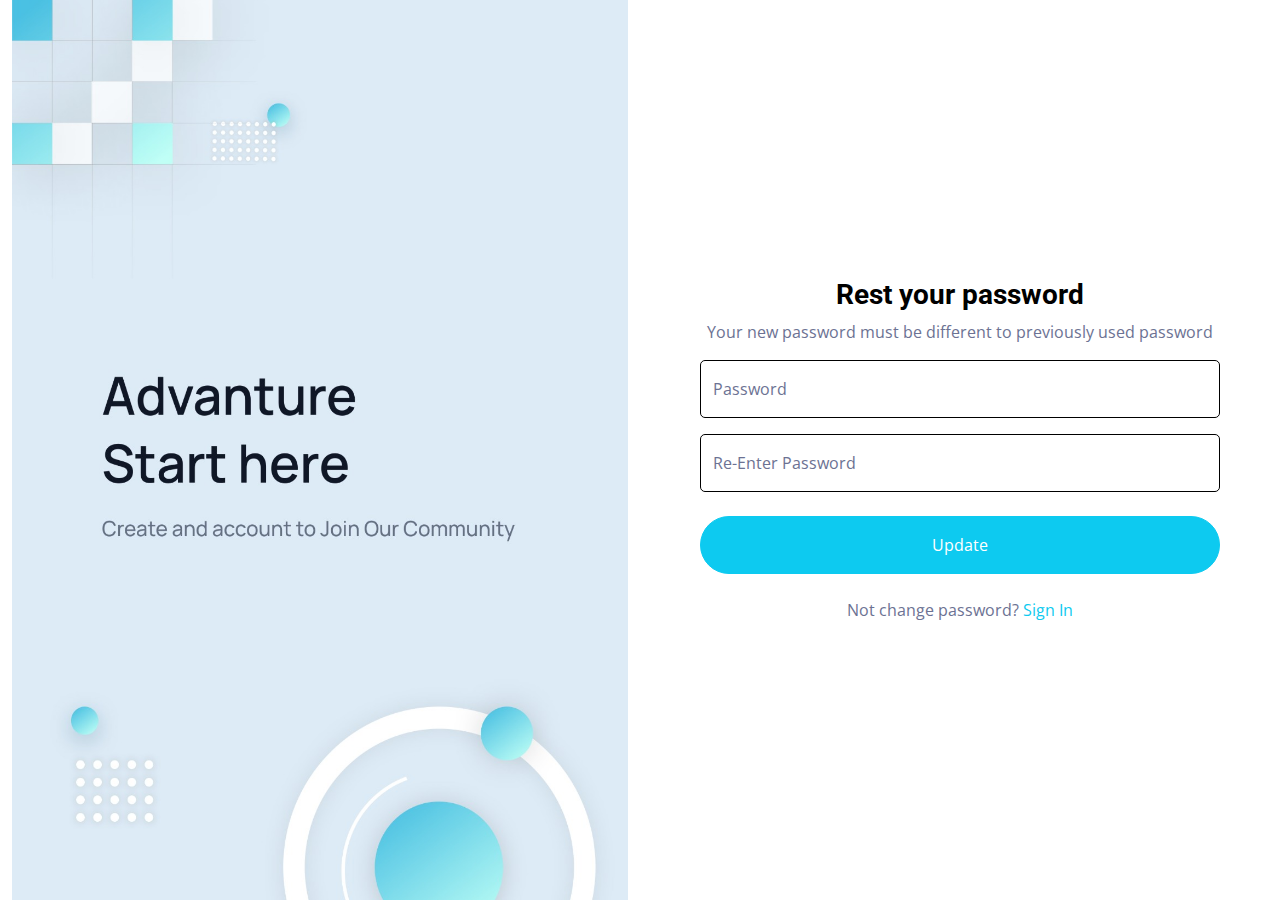
<file: reset-password.html>
<!DOCTYPE html>
<html lang="en">
  <head>
    <meta charset="utf-8" />
    <title>Admin Panel</title>
    <meta content="width=device-width, initial-scale=1.0" name="viewport" />
    <meta content="" name="keywords" />
    <meta content="" name="description" />

    <!-- Favicon -->
    <link href="img/favicon.ico" rel="icon" />

    <!-- Google Web Fonts -->
    <link rel="preconnect" href="https://fonts.googleapis.com" />
    <link rel="preconnect" href="https://fonts.gstatic.com" crossorigin />
    <link
      href="https://fonts.googleapis.com/css2?family=Open+Sans:wght@400;600&family=Roboto:wght@500;700&display=swap"
      rel="stylesheet"
    />

    <!-- Icon Font Stylesheet -->
    <link
      href="https://cdnjs.cloudflare.com/ajax/libs/font-awesome/5.10.0/css/all.min.css"
      rel="stylesheet"
    />
    <link
      href="https://cdn.jsdelivr.net/npm/bootstrap-icons@1.4.1/font/bootstrap-icons.css"
      rel="stylesheet"
    />

    <!-- Customized Bootstrap Stylesheet -->
    <link href="css/bootstrap.min.css" rel="stylesheet" />

    <!-- Template Stylesheet -->
    <link href="css/style.css" rel="stylesheet" />
  </head>

  <body>
    <!-- Sign In Start -->
    <div class="container-fluid bg-white">
      <div class="row d-flex justify-content-center align-items-center">
        <div class="col-md-6 col-12">
          <img
            src="./img/login-banner.jpeg"
            alt="login-img"
            srcset=""
            class=""
            style="width: 100%; height: 100vh"
          />
        </div>
        <div class="col-md-6 col-12 h-100">
          <div class="bg-white rounded p-sm-5 my-5">
            <div class="mb-3 text-center">
              <a href="" class="">
                <h3 class="text-dark">Rest your password</h3>
              </a>
              <p>
                Your new password must be different to previously used password
              </p>
            </div>
            <div class="form-floating mb-3">
              <input
                type="password"
                class="form-control bg-white"
                id="floatingInput"
                placeholder="name@example.com"
              />
              <label for="floatingInput">Password</label>
            </div>
            <div class="form-floating mb-4">
              <input
                type="password"
                class="form-control bg-white"
                id="floatingPassword"
                placeholder="Password"
              />
              <label for="floatingPassword">Re-Enter Password</label>
            </div>

            <button
              type="submit"
              class="btn btn-info text-white py-3 w-100 mb-4 rounded-pill"
            >
              Update
            </button>
            <p class="text-center mb-0 t">
              Not change password?
              <a href="signin.html" class="text-info">Sign In</a>
            </p>
          </div>
        </div>
      </div>
    </div>
    <!-- Sign In End -->

    <!-- JavaScript Libraries -->
    <script src="https://code.jquery.com/jquery-3.4.1.min.js"></script>
    <script src="https://cdn.jsdelivr.net/npm/bootstrap@5.0.0/dist/js/bootstrap.bundle.min.js"></script>

    <!-- Template Javascript -->
    <script src="js/main.js"></script>
  </body>
</html>
</file>
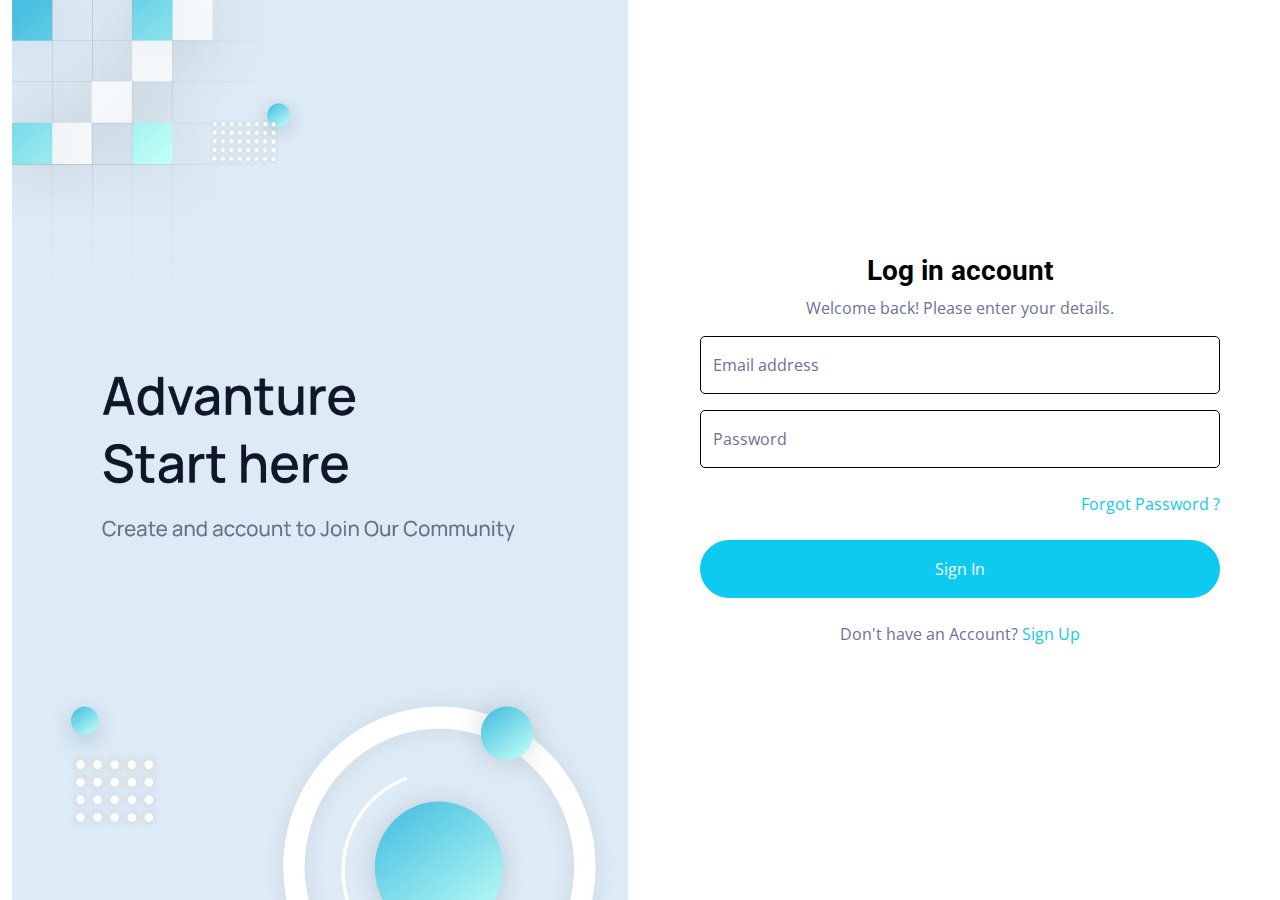
<file: signin.html>
<!DOCTYPE html>
<html lang="en">
  <head>
    <meta charset="utf-8" />
    <title>Admin Panel</title>
    <meta content="width=device-width, initial-scale=1.0" name="viewport" />
    <meta content="" name="keywords" />
    <meta content="" name="description" />

    <!-- Favicon -->
    <link href="img/favicon.ico" rel="icon" />

    <!-- Google Web Fonts -->
    <link rel="preconnect" href="https://fonts.googleapis.com" />
    <link rel="preconnect" href="https://fonts.gstatic.com" crossorigin />
    <link
      href="https://fonts.googleapis.com/css2?family=Open+Sans:wght@400;600&family=Roboto:wght@500;700&display=swap"
      rel="stylesheet"
    />

    <!-- Icon Font Stylesheet -->
    <link
      href="https://cdnjs.cloudflare.com/ajax/libs/font-awesome/5.10.0/css/all.min.css"
      rel="stylesheet"
    />
    <link
      href="https://cdn.jsdelivr.net/npm/bootstrap-icons@1.4.1/font/bootstrap-icons.css"
      rel="stylesheet"
    />

    <!-- Customized Bootstrap Stylesheet -->
    <link href="css/bootstrap.min.css" rel="stylesheet" />

    <!-- Template Stylesheet -->
    <link href="css/style.css" rel="stylesheet" />
  </head>

  <body>
    <!-- Sign In Start -->
    <div class="container-fluid bg-white">
      <div class="row d-flex justify-content-center align-items-center">
        <div class="col-md-6 col-12">
          <img
            src="./img/login-banner.jpeg"
            alt="login-img"
            srcset=""
            class=""
            style="width: 100%; height: 100vh"
          />
        </div>
        <div class="col-md-6 col-12 h-100">
          <div class="bg-white rounded p-sm-5 my-5">
            <div class="mb-3 text-center">
              <a href="" class="">
                <h3 class="text-dark">Log in account</h3>
              </a>
              <p>Welcome back! Please enter your details.</p>
            </div>
            <div class="form-floating mb-3">
              <input
                type="email"
                class="form-control bg-white"
                id="floatingInput"
                placeholder="name@example.com"
              />
              <label for="floatingInput">Email address</label>
            </div>
            <div class="form-floating mb-4">
              <input
                type="password"
                class="form-control bg-white"
                id="floatingPassword"
                placeholder="Password"
              />
              <label for="floatingPassword">Password</label>
            </div>
            <div class="text-end mb-4">
              <a href="forgot-password.html" class="text-end text-info"
                >Forgot Password ?</a
              >
            </div>
            <button
              type="submit"
              class="btn btn-info text-white py-3 w-100 mb-4 rounded-pill"
            >
              Sign In
            </button>
            <p class="text-center mb-0 t">
              Don't have an Account?
              <a href="signup.html" class="text-info">Sign Up</a>
            </p>
          </div>
        </div>
      </div>
    </div>
    <!-- Sign In End -->

    <!-- JavaScript Libraries -->
    <script src="https://code.jquery.com/jquery-3.4.1.min.js"></script>
    <script src="https://cdn.jsdelivr.net/npm/bootstrap@5.0.0/dist/js/bootstrap.bundle.min.js"></script>

    <!-- Template Javascript -->
    <script src="js/main.js"></script>
  </body>
</html>
</file>
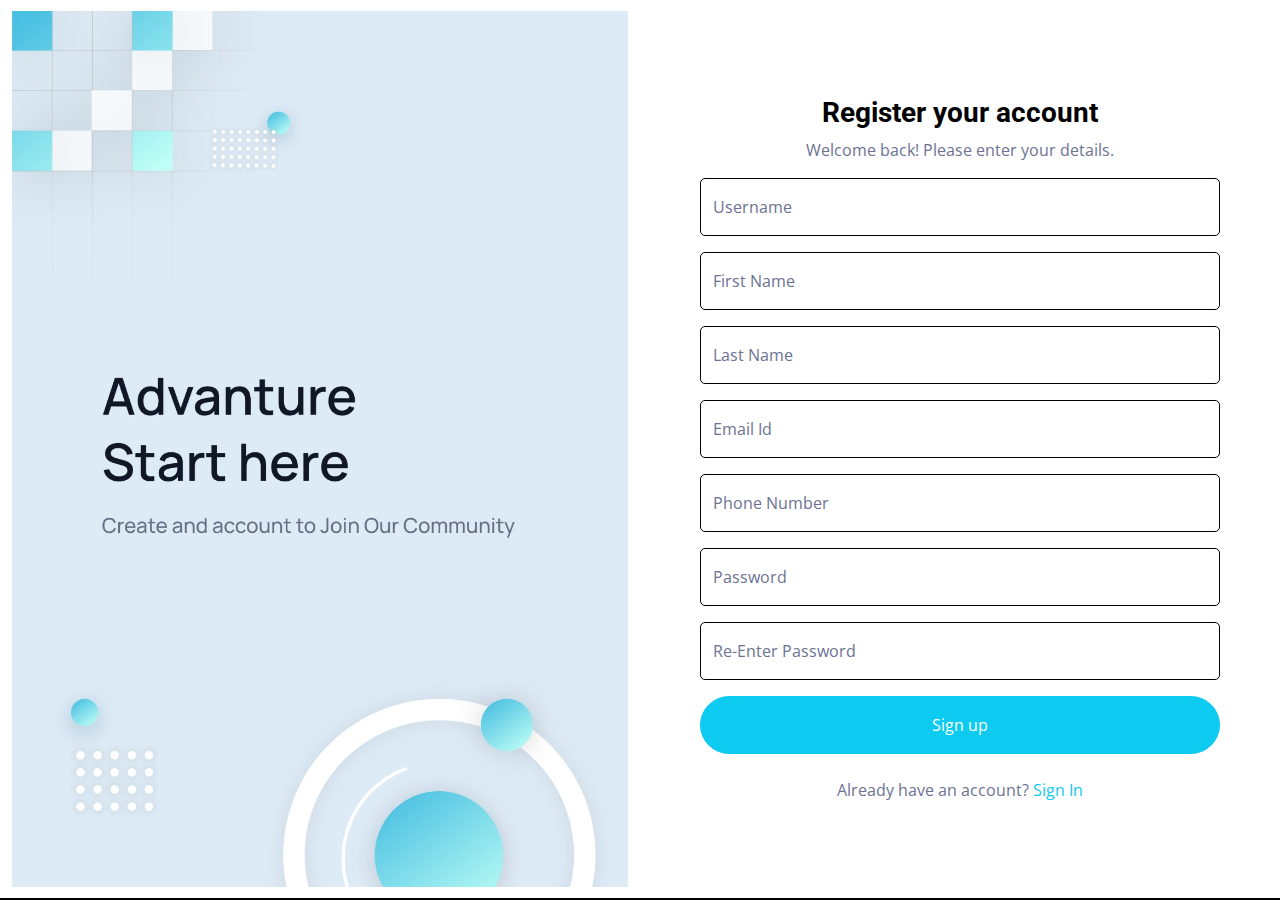
<file: signup.html>
<!DOCTYPE html>
<html lang="en">
  <head>
    <meta charset="utf-8" />
    <title>Admin Panel</title>
    <meta content="width=device-width, initial-scale=1.0" name="viewport" />
    <meta content="" name="keywords" />
    <meta content="" name="description" />

    <!-- Favicon -->
    <link href="img/favicon.ico" rel="icon" />

    <!-- Google Web Fonts -->
    <link rel="preconnect" href="https://fonts.googleapis.com" />
    <link rel="preconnect" href="https://fonts.gstatic.com" crossorigin />
    <link
      href="https://fonts.googleapis.com/css2?family=Open+Sans:wght@400;600&family=Roboto:wght@500;700&display=swap"
      rel="stylesheet"
    />

    <!-- Icon Font Stylesheet -->
    <link
      href="https://cdnjs.cloudflare.com/ajax/libs/font-awesome/5.10.0/css/all.min.css"
      rel="stylesheet"
    />
    <link
      href="https://cdn.jsdelivr.net/npm/bootstrap-icons@1.4.1/font/bootstrap-icons.css"
      rel="stylesheet"
    />

    <!-- Customized Bootstrap Stylesheet -->
    <link href="css/bootstrap.min.css" rel="stylesheet" />

    <!-- Template Stylesheet -->
    <link href="css/style.css" rel="stylesheet" />
  </head>

  <body>
    <!-- Sign In Start -->
    <div class="container-fluid bg-white">
      <div class="row d-flex justify-content-center align-items-center">
        <div class="col-md-6 col-12">
          <img
            src="./img/login-banner.jpeg"
            alt="login-img"
            srcset=""
            class="img-fluid"
          />
        </div>
        <div class="col-md-6 col-12">
          <div class="bg-white rounded p-sm-5 my-5">
            <div class="mb-3 text-center">
              <a href="" class="">
                <h3 class="text-dark">Register your account</h3>
              </a>
              <p>Welcome back! Please enter your details.</p>
            </div>

            <div class="row">
              <div class="col-md-12 col-12">
                <div class="form-floating mb-3">
                  <input
                    type="text"
                    class="form-control bg-white"
                    id="floatingInput"
                    placeholder="name@example.com"
                  />
                  <label for="floatingInput">Username</label>
                </div>
              </div>
              <div class="col-md-12 col-12">
                <div class="form-floating mb-3">
                  <input
                    type="text"
                    class="form-control bg-white"
                    id="floatingInput"
                    placeholder="name@example.com"
                  />
                  <label for="floatingInput">First Name</label>
                </div>
              </div>
              <div class="col-md-12 col-12">
                <div class="form-floating mb-3">
                  <input
                    type="text"
                    class="form-control bg-white"
                    id="floatingInput"
                    placeholder="name@example.com"
                  />
                  <label for="floatingInput">Last Name</label>
                </div>
              </div>
              <div class="col-md-12 col-12">
                <div class="form-floating mb-3">
                  <input
                    type="email"
                    class="form-control bg-white"
                    id="floatingInput"
                    placeholder="name@example.com"
                  />
                  <label for="floatingInput">Email Id</label>
                </div>
              </div>
              <div class="col-md-12 col-12">
                <div class="form-floating mb-3">
                  <input
                    type="number"
                    class="form-control bg-white"
                    id="floatingInput"
                    placeholder="name@example.com"
                  />
                  <label for="floatingInput">Phone Number</label>
                </div>
              </div>
              <div class="col-md-12 col-12">
                <div class="form-floating mb-3">
                  <input
                    type="password"
                    class="form-control bg-white"
                    id="floatingInput"
                    placeholder="name@example.com"
                  />
                  <label for="floatingInput">Password</label>
                </div>
              </div>
              <div class="col-md-12 col-12">
                <div class="form-floating mb-3">
                  <input
                    type="password"
                    class="form-control bg-white"
                    id="floatingInput"
                    placeholder="name@example.com"
                  />
                  <label for="floatingInput">Re-Enter Password</label>
                </div>
              </div>
            </div>

            <button
              type="submit"
              class="btn btn-info text-white py-3 w-100 mb-4 rounded-pill"
            >
              Sign up
            </button>
            <p class="text-center mb-0 t">
              Already have an account?
              <a href="signin.html" class="text-info">Sign In</a>
            </p>
          </div>
        </div>
      </div>
    </div>
    <!-- Sign In End -->

    <!-- JavaScript Libraries -->
    <script src="https://code.jquery.com/jquery-3.4.1.min.js"></script>
    <script src="https://cdn.jsdelivr.net/npm/bootstrap@5.0.0/dist/js/bootstrap.bundle.min.js"></script>

    <!-- Template Javascript -->
    <script src="js/main.js"></script>
  </body>
</html>
</file>
<file: css/style.css>
/********** Template CSS **********/
:root {
  --primary: #eb1616;
  --secondary: #191c24;
  --light: #6c7293;
  --dark: #000000;
  --white: #fff;
}

.back-to-top {
  position: fixed;
  display: none;
  right: 45px;
  bottom: 45px;
  z-index: 99;
}

/*** Spinner ***/
#spinner {
  opacity: 0;
  visibility: hidden;
  transition: opacity 0.5s ease-out, visibility 0s linear 0.5s;
  z-index: 99999;
}

#spinner.show {
  transition: opacity 0.5s ease-out, visibility 0s linear 0s;
  visibility: visible;
  opacity: 1;
}

/*** Button ***/
.btn {
  transition: 0.5s;
}

.btn-square {
  width: 38px;
  height: 38px;
}

.btn-sm-square {
  width: 32px;
  height: 32px;
}

.btn-lg-square {
  width: 48px;
  height: 48px;
}

.btn-square,
.btn-sm-square,
.btn-lg-square {
  padding: 0;
  display: inline-flex;
  align-items: center;
  justify-content: center;
  font-weight: normal;
  border-radius: 50px;
}

/*** Layout ***/
.sidebar {
  position: fixed;
  top: 0;
  left: 0;
  bottom: 0;
  width: 250px;
  height: 100vh;
  overflow-y: auto;
  background: #093e4d;
  transition: 0.5s;
  z-index: 999;
}

.content {
  margin-left: 250px;
  min-height: 100vh;
  background: var(--white);
  transition: 0.5s;
}

@media (min-width: 992px) {
  .sidebar {
    margin-left: 0;
  }

  .sidebar.open {
    margin-left: -250px;
  }

  .content {
    width: calc(100% - 250px);
  }

  .content.open {
    width: 100%;
    margin-left: 0;
  }
}

@media (max-width: 991.98px) {
  .sidebar {
    margin-left: -250px;
  }

  .sidebar.open {
    margin-left: 0;
  }

  .content {
    width: 100%;
    margin-left: 0;
  }
}

/*** Navbar ***/
.sidebar .navbar .navbar-nav .nav-link {
  padding: 7px 20px;
  color: var(--light);
  font-weight: 500;
  border-left: 3px solid var(--secondary);
  border-radius: 0 30px 30px 0;
  outline: none;
}

.sidebar .navbar .navbar-nav .nav-link:hover,
.sidebar .navbar .navbar-nav .nav-link.active {
  color: var(--white);
  background: #4ac0e2;
  border-color: var(--white);
}

.sidebar .navbar .navbar-nav .nav-link i {
  width: 40px;
  height: 40px;
  display: inline-flex;
  align-items: center;
  justify-content: center;
  background: var(--dark);
  border-radius: 40px;
}

.sidebar .navbar .navbar-nav .nav-link:hover i,
.sidebar .navbar .navbar-nav .nav-link.active i {
  background: var(--secondary);
}

.sidebar .navbar .dropdown-toggle::after {
  position: absolute;
  top: 15px;
  right: 15px;
  border: none;
  content: "\f107";
  font-family: "Font Awesome 5 Free";
  font-weight: 900;
  transition: 0.5s;
}

.sidebar .navbar .dropdown-toggle[aria-expanded="true"]::after {
  transform: rotate(-180deg);
}

.sidebar .navbar .dropdown-item {
  padding-left: 25px;
  border-radius: 0 30px 30px 0;
  color: var(--light);
}

.sidebar .navbar .dropdown-item:hover,
.sidebar .navbar .dropdown-item.active {
  background: var(--dark);
}

.content .navbar .navbar-nav .nav-link {
  margin-left: 25px;
  padding: 12px 0;
  color: var(--light);
  outline: none;
}

.content .navbar .navbar-nav .nav-link:hover,
.content .navbar .navbar-nav .nav-link.active {
  color: var(--primary);
}

.content .navbar .sidebar-toggler,
.content .navbar .navbar-nav .nav-link i {
  /* width: 40px;
  height: 40px;
  display: inline-flex;
  align-items: center;
  justify-content: center;
  background: var(--dark);
  border-radius: 40px; */
}
.avatar-upload {
  position: relative;
  max-width: 205px;
  margin: 50px auto;
}
.avatar-upload .avatar-edit {
  position: absolute;
  right: 12px;
  z-index: 1;
  top: 10px;
}
.avatar-upload .avatar-edit input {
  display: none;
}
.avatar-upload .avatar-edit input + label {
  display: inline-block;
  width: 34px;
  height: 34px;
  margin-bottom: 0;
  border-radius: 100%;
  background: #ffffff;
  border: 1px solid transparent;
  box-shadow: 0px 2px 4px 0px rgba(0, 0, 0, 0.12);
  cursor: pointer;
  font-weight: normal;
  transition: all 0.2s ease-in-out;
}
.avatar-upload .avatar-edit input + label:hover {
  background: #f1f1f1;
  border-color: #d6d6d6;
}
.avatar-upload .avatar-edit input + label:after {
  content: "\f044";
  font-family: "FontAwesome";
  color: #757575;
  position: absolute;
  top: 10px;
  left: 0;
  right: 0;
  text-align: center;
  margin: auto;
}
.avatar-upload .avatar-preview {
  width: 192px;
  height: 192px;
  position: relative;
  border-radius: 100%;
  border: 6px solid #f8f8f8;
  box-shadow: 0px 2px 4px 0px rgba(0, 0, 0, 0.1);
}
.avatar-upload .avatar-preview > div {
  width: 100%;
  height: 100%;
  border-radius: 100%;
  background-size: cover;
  background-repeat: no-repeat;
  background-position: center;
}

.content .navbar .dropdown-item {
  color: var(--secondary);
}

.content .navbar .dropdown-item:hover,
.content .navbar .dropdown-item.active {
  background: #4ac0e2;
}

.content .navbar .dropdown-toggle::after {
  margin-left: 6px;
  vertical-align: middle;
  border: none;
  content: "\f107";
  font-family: "Font Awesome 5 Free";
  font-weight: 900;
  transition: 0.5s;
}

.content .navbar .dropdown-toggle[aria-expanded="true"]::after {
  transform: rotate(-180deg);
}

@media (max-width: 575.98px) {
  .content .navbar .navbar-nav .nav-link {
    margin-left: 15px;
  }
}

/* top cards */
.dash-card-1 {
  background: #f9faff;
  border-left: 2px solid #405189;
  box-shadow: 0px 4px 14px rgba(0, 0, 0, 0.05);
  border-radius: 12px;
}
.dash-card-2 {
  background: #fff9f5;
  border-left: 2px solid #ff7556;
  box-shadow: 0px 4px 14px rgba(0, 0, 0, 0.05);
  border-radius: 12px;
}
.dash-card-3 {
  background: #f3faff;
  border-left: 2px solid #39a1ea;
  box-shadow: 0px 4px 14px rgba(0, 0, 0, 0.05);
  border-radius: 12px;
}
.dash-card-4 {
  background: #fffef7;
  border-left: 2px solid #feb557;
  box-shadow: 0px 4px 14px rgba(0, 0, 0, 0.05);
  border-radius: 12px;
}
.dash-card-info p {
  color: #777986;
  font-family: "Inter";
  font-style: normal;
  font-weight: 500;
  font-size: 16px;
}
.dash-card-info h6 {
  color: #282828;
  font-family: "Inter";
  font-style: normal;
  font-weight: 700;
  font-size: 20px;
}

/*** Date Picker ***/
.bootstrap-datetimepicker-widget.bottom {
  top: auto !important;
}

.bootstrap-datetimepicker-widget .table * {
  border-bottom-width: 0px;
}

.bootstrap-datetimepicker-widget .table th {
  font-weight: 500;
}

.bootstrap-datetimepicker-widget.dropdown-menu {
  padding: 10px;
  border-radius: 2px;
}

.bootstrap-datetimepicker-widget table td.active,
.bootstrap-datetimepicker-widget table td.active:hover {
  background: var(--primary);
}

.bootstrap-datetimepicker-widget table td.today::before {
  border-bottom-color: var(--primary);
}
</file>
